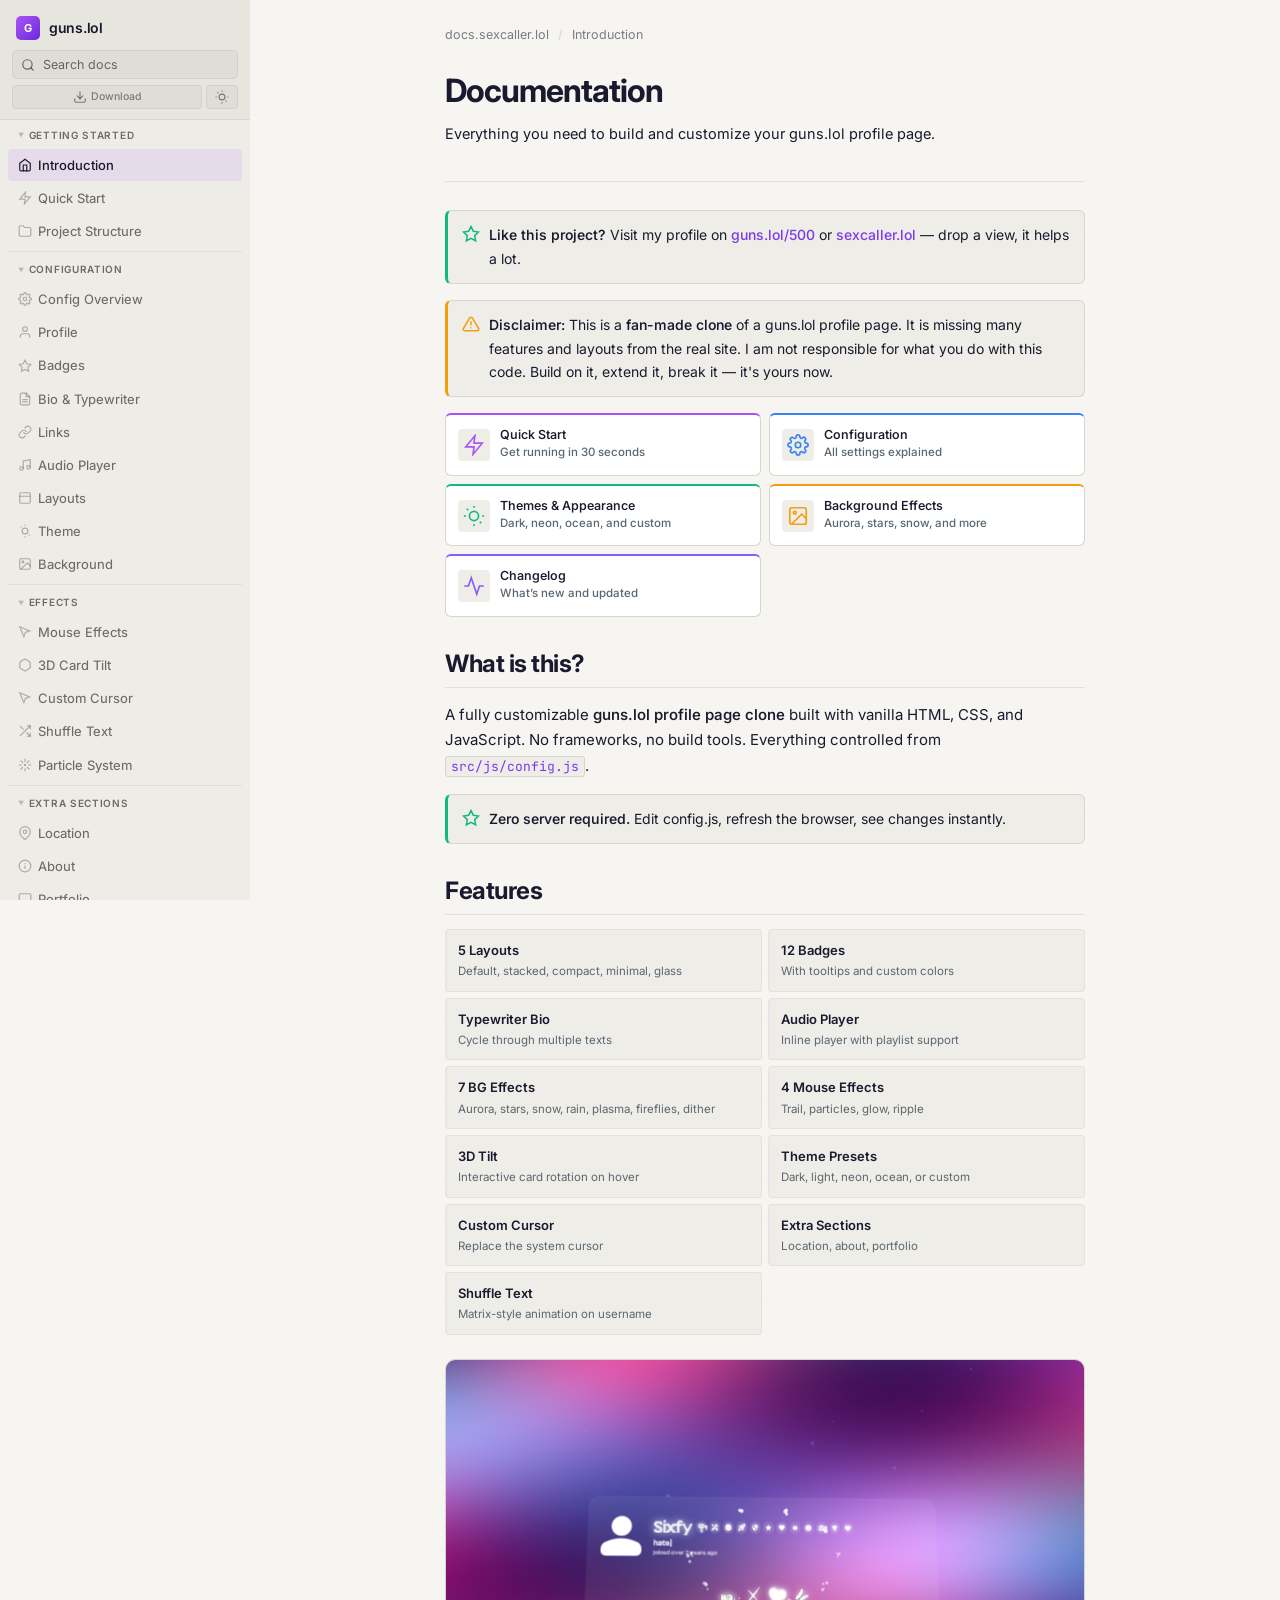
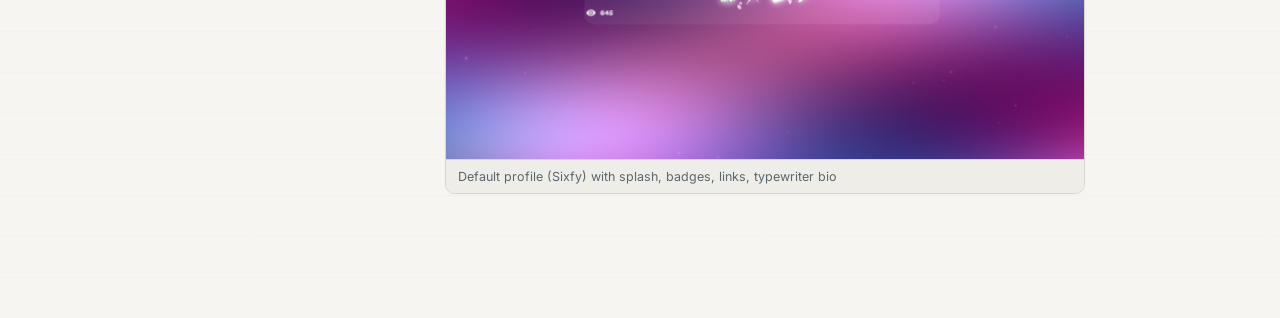
<file: docs/index.html>
<!DOCTYPE html>
<html lang="en">
<head>
<meta charset="utf-8">
<meta name="viewport" content="width=device-width, initial-scale=1">
<title>guns.lol docs</title>
<link rel="icon" type="image/x-icon" href="../src/assets/favicon.ico">
<link rel="stylesheet" href="css/doc.css">
<link rel="preconnect" href="https://fonts.googleapis.com">
<link rel="preconnect" href="https://fonts.gstatic.com" crossorigin>
<link href="https://fonts.googleapis.com/css2?family=Inter:opsz,wght@14..32,400;14..32,450;14..32,500;14..32,600;14..32,700&family=JetBrains+Mono:wght@400;500&display=swap" rel="stylesheet">
</head>
<body>

<button class="sidebar-toggle" id="sidebarToggle" aria-label="Toggle navigation">
  <svg width="18" height="18" viewBox="0 0 24 24" fill="none" stroke="currentColor" stroke-width="2" stroke-linecap="round"><line x1="3" y1="6" x2="21" y2="6"/><line x1="3" y1="12" x2="21" y2="12"/><line x1="3" y1="18" x2="21" y2="18"/></svg>
</button>

<aside class="sidebar" id="sidebar" role="navigation">
  <div class="sidebar-header">
    <a href="#" class="sidebar-brand" onclick="showSection('introduction');return false">
      <span class="logo-mark">G</span>
      <span class="logo-text">guns.lol</span>
    </a>
    <div class="sidebar-search">
      <svg class="search-icon" width="14" height="14" viewBox="0 0 24 24" fill="none" stroke="currentColor" stroke-width="2" stroke-linecap="round"><circle cx="11" cy="11" r="8"/><line x1="21" y1="21" x2="16.65" y2="16.65"/></svg>
      <input type="text" id="searchInput" placeholder="Search docs">
    </div>
    <div class="sidebar-actions">
      <a href="https://github.com/6sfy/guns.lol/archive/refs/heads/main.zip" class="sa-btn" title="Download ZIP" target="_blank">
        <svg width="14" height="14" viewBox="0 0 24 24" fill="none" stroke="currentColor" stroke-width="2" stroke-linecap="round"><path d="M21 15v4a2 2 0 0 1-2 2H5a2 2 0 0 1-2-2v-4"/><polyline points="7 10 12 15 17 10"/><line x1="12" y1="15" x2="12" y2="3"/></svg>
        <span>Download</span>
      </a>
      <button class="sa-btn theme-btn" id="themeToggle" title="Toggle theme">
        <svg class="sun-icon" width="14" height="14" viewBox="0 0 24 24" fill="none" stroke="currentColor" stroke-width="2"><circle cx="12" cy="12" r="5"/><line x1="12" y1="1" x2="12" y2="3"/><line x1="12" y1="21" x2="12" y2="23"/><line x1="4.22" y1="4.22" x2="5.64" y2="5.64"/><line x1="18.36" y1="18.36" x2="19.78" y2="19.78"/><line x1="1" y1="12" x2="3" y2="12"/><line x1="21" y1="12" x2="23" y2="12"/></svg>
        <svg class="moon-icon" width="14" height="14" viewBox="0 0 24 24" fill="none" stroke="currentColor" stroke-width="2" stroke-linecap="round"><path d="M21 12.79A9 9 0 1 1 11.21 3 7 7 0 0 0 21 12.79z"/></svg>
      </button>
    </div>
  </div>
  <nav class="sidebar-nav">
    <div class="nav-group">
      <div class="nav-group-title"><span class="arrow">&#9660;</span> Getting Started</div>
      <ul class="nav-items">
        <li class="nav-item"><a data-target="introduction"><svg class="ni" width="14" height="14" viewBox="0 0 24 24" fill="none" stroke="currentColor" stroke-width="2" stroke-linecap="round"><path d="M3 9l9-7 9 7v11a2 2 0 0 1-2 2H5a2 2 0 0 1-2-2z"/><polyline points="9 22 9 12 15 12 15 22"/></svg>Introduction</a></li>
        <li class="nav-item"><a data-target="quickstart"><svg class="ni" width="14" height="14" viewBox="0 0 24 24" fill="none" stroke="currentColor" stroke-width="2" stroke-linecap="round"><polygon points="13 2 3 14 12 14 11 22 21 10 12 10 13 2"/></svg>Quick Start</a></li>
        <li class="nav-item"><a data-target="project-structure"><svg class="ni" width="14" height="14" viewBox="0 0 24 24" fill="none" stroke="currentColor" stroke-width="2" stroke-linecap="round"><path d="M22 19a2 2 0 0 1-2 2H4a2 2 0 0 1-2-2V5a2 2 0 0 1 2-2h5l2 3h9a2 2 0 0 1 2 2z"/></svg>Project Structure</a></li>
      </ul>
    </div>
    <div class="nav-group">
      <div class="nav-group-title"><span class="arrow">&#9660;</span> Configuration</div>
      <ul class="nav-items">
        <li class="nav-item"><a data-target="config-overview"><svg class="ni" width="14" height="14" viewBox="0 0 24 24" fill="none" stroke="currentColor" stroke-width="2" stroke-linecap="round"><circle cx="12" cy="12" r="3"/><path d="M19.4 15a1.65 1.65 0 0 0 .33 1.82l.06.06a2 2 0 0 1-2.83 2.83l-.06-.06a1.65 1.65 0 0 0-1.82-.33 1.65 1.65 0 0 0-1 1.51V21a2 2 0 0 1-4 0v-.09A1.65 1.65 0 0 0 9 19.4a1.65 1.65 0 0 0-1.82.33l-.06.06a2 2 0 0 1-2.83-2.83l.06-.06A1.65 1.65 0 0 0 4.68 15a1.65 1.65 0 0 0-1.51-1H3a2 2 0 0 1 0-4h.09A1.65 1.65 0 0 0 4.6 9a1.65 1.65 0 0 0-.33-1.82l-.06-.06a2 2 0 0 1 2.83-2.83l.06.06A1.65 1.65 0 0 0 9 4.68a1.65 1.65 0 0 0 1-1.51V3a2 2 0 0 1 4 0v.09a1.65 1.65 0 0 0 1 1.51 1.65 1.65 0 0 0 1.82-.33l.06-.06a2 2 0 0 1 2.83 2.83l-.06.06A1.65 1.65 0 0 0 19.4 9a1.65 1.65 0 0 0 1.51 1H21a2 2 0 0 1 0 4h-.09a1.65 1.65 0 0 0-1.51 1z"/></svg>Config Overview</a></li>
        <li class="nav-item"><a data-target="config-profile"><svg class="ni" width="14" height="14" viewBox="0 0 24 24" fill="none" stroke="currentColor" stroke-width="2" stroke-linecap="round"><path d="M20 21v-2a4 4 0 0 0-4-4H8a4 4 0 0 0-4 4v2"/><circle cx="12" cy="7" r="4"/></svg>Profile</a></li>
        <li class="nav-item"><a data-target="config-badges"><svg class="ni" width="14" height="14" viewBox="0 0 24 24" fill="none" stroke="currentColor" stroke-width="2" stroke-linecap="round"><path d="M12 2l3.09 6.26L22 9.27l-5 4.87 1.18 6.88L12 17.77l-6.18 3.25L7 14.14 2 9.27l6.91-1.01L12 2z"/></svg>Badges</a></li>
        <li class="nav-item"><a data-target="config-bio"><svg class="ni" width="14" height="14" viewBox="0 0 24 24" fill="none" stroke="currentColor" stroke-width="2" stroke-linecap="round"><path d="M14 2H6a2 2 0 0 0-2 2v16a2 2 0 0 0 2 2h12a2 2 0 0 0 2-2V8z"/><polyline points="14 2 14 8 20 8"/><line x1="16" y1="13" x2="8" y2="13"/><line x1="16" y1="17" x2="8" y2="17"/></svg>Bio &amp; Typewriter</a></li>
        <li class="nav-item"><a data-target="config-links"><svg class="ni" width="14" height="14" viewBox="0 0 24 24" fill="none" stroke="currentColor" stroke-width="2" stroke-linecap="round"><path d="M10 13a5 5 0 0 0 7.54.54l3-3a5 5 0 0 0-7.07-7.07l-1.72 1.71"/><path d="M14 11a5 5 0 0 0-7.54-.54l-3 3a5 5 0 0 0 7.07 7.07l1.71-1.71"/></svg>Links</a></li>
        <li class="nav-item"><a data-target="config-audio"><svg class="ni" width="14" height="14" viewBox="0 0 24 24" fill="none" stroke="currentColor" stroke-width="2" stroke-linecap="round"><path d="M9 18V5l12-2v13"/><circle cx="6" cy="18" r="3"/><circle cx="18" cy="16" r="3"/></svg>Audio Player</a></li>
        <li class="nav-item"><a data-target="config-layout"><svg class="ni" width="14" height="14" viewBox="0 0 24 24" fill="none" stroke="currentColor" stroke-width="2" stroke-linecap="round"><rect x="3" y="3" width="18" height="18" rx="2"/><line x1="3" y1="9" x2="21" y2="9"/></svg>Layouts</a></li>
        <li class="nav-item"><a data-target="config-theme"><svg class="ni" width="14" height="14" viewBox="0 0 24 24" fill="none" stroke="currentColor" stroke-width="2"><circle cx="12" cy="12" r="5"/><line x1="12" y1="1" x2="12" y2="3"/><line x1="12" y1="21" x2="12" y2="23"/><line x1="4.22" y1="4.22" x2="5.64" y2="5.64"/><line x1="18.36" y1="18.36" x2="19.78" y2="19.78"/></svg>Theme</a></li>
        <li class="nav-item"><a data-target="config-background"><svg class="ni" width="14" height="14" viewBox="0 0 24 24" fill="none" stroke="currentColor" stroke-width="2" stroke-linecap="round"><rect x="3" y="3" width="18" height="18" rx="2"/><circle cx="8.5" cy="8.5" r="1.5"/><polyline points="21 15 16 10 5 21"/></svg>Background</a></li>
      </ul>
    </div>
    <div class="nav-group">
      <div class="nav-group-title"><span class="arrow">&#9660;</span> Effects</div>
      <ul class="nav-items">
        <li class="nav-item"><a data-target="effect-mouse"><svg class="ni" width="14" height="14" viewBox="0 0 24 24" fill="none" stroke="currentColor" stroke-width="2" stroke-linecap="round"><path d="M3 3l7.07 16.97 2.51-7.39 7.39-2.51L3 3z"/></svg>Mouse Effects</a></li>
        <li class="nav-item"><a data-target="effect-card3d"><svg class="ni" width="14" height="14" viewBox="0 0 24 24" fill="none" stroke="currentColor" stroke-width="2" stroke-linecap="round"><path d="M21 16V8a2 2 0 0 0-1-1.73l-7-4a2 2 0 0 0-2 0l-7 4A2 2 0 0 0 3 8v8a2 2 0 0 0 1 1.73l7 4a2 2 0 0 0 2 0l7-4A2 2 0 0 0 21 16z"/></svg>3D Card Tilt</a></li>
        <li class="nav-item"><a data-target="effect-cursor"><svg class="ni" width="14" height="14" viewBox="0 0 24 24" fill="none" stroke="currentColor" stroke-width="2" stroke-linecap="round"><path d="M3 3l7.07 16.97 2.51-7.39 7.39-2.51L3 3z"/></svg>Custom Cursor</a></li>
        <li class="nav-item"><a data-target="effect-shuffle"><svg class="ni" width="14" height="14" viewBox="0 0 24 24" fill="none" stroke="currentColor" stroke-width="2" stroke-linecap="round"><polyline points="16 3 21 3 21 8"/><line x1="4" y1="20" x2="21" y2="3"/><polyline points="21 16 21 21 16 21"/><line x1="15" y1="15" x2="21" y2="21"/><line x1="4" y1="4" x2="9" y2="9"/></svg>Shuffle Text</a></li>
        <li class="nav-item"><a data-target="effect-particles"><svg class="ni" width="14" height="14" viewBox="0 0 24 24" fill="none" stroke="currentColor" stroke-width="2" stroke-linecap="round"><circle cx="12" cy="12" r="1"/><path d="M12 2v4m0 12v4m-10-10h4m12 0h4M4.93 4.93l2.83 2.83m8.48 8.48l2.83 2.83M4.93 19.07l2.83-2.83m8.48-8.48l2.83-2.83"/></svg>Particle System</a></li>
      </ul>
    </div>
    <div class="nav-group">
      <div class="nav-group-title"><span class="arrow">&#9660;</span> Extra Sections</div>
      <ul class="nav-items">
        <li class="nav-item"><a data-target="extra-location"><svg class="ni" width="14" height="14" viewBox="0 0 24 24" fill="none" stroke="currentColor" stroke-width="2" stroke-linecap="round"><path d="M21 10c0 7-9 13-9 13s-9-6-9-13a9 9 0 0 1 18 0z"/><circle cx="12" cy="10" r="3"/></svg>Location</a></li>
        <li class="nav-item"><a data-target="extra-about"><svg class="ni" width="14" height="14" viewBox="0 0 24 24" fill="none" stroke="currentColor" stroke-width="2" stroke-linecap="round"><circle cx="12" cy="12" r="10"/><line x1="12" y1="16" x2="12" y2="12"/><line x1="12" y1="8" x2="12" y2="8"/></svg>About</a></li>
        <li class="nav-item"><a data-target="extra-portfolio"><svg class="ni" width="14" height="14" viewBox="0 0 24 24" fill="none" stroke="currentColor" stroke-width="2" stroke-linecap="round"><rect x="2" y="3" width="20" height="14" rx="2"/><line x1="8" y1="21" x2="16" y2="21"/><line x1="12" y1="17" x2="12" y2="21"/></svg>Portfolio</a></li>
      </ul>
    </div>
    <div class="nav-group">
      <div class="nav-group-title"><span class="arrow">&#9660;</span> Reference</div>
      <ul class="nav-items">
        <li class="nav-item"><a data-target="example-complete"><svg class="ni" width="14" height="14" viewBox="0 0 24 24" fill="none" stroke="currentColor" stroke-width="2" stroke-linecap="round"><polyline points="16 18 22 12 16 6"/><polyline points="8 6 2 12 8 18"/></svg>Complete Config</a></li>
        <li class="nav-item"><a data-target="troubleshooting"><svg class="ni" width="14" height="14" viewBox="0 0 24 24" fill="none" stroke="currentColor" stroke-width="2" stroke-linecap="round"><circle cx="12" cy="12" r="10"/><line x1="12" y1="8" x2="12" y2="12"/><line x1="12" y1="16" x2="12" y2="16"/></svg>Troubleshooting</a></li>
        <li class="nav-item"><a data-target="changelog"><svg class="ni" width="14" height="14" viewBox="0 0 24 24" fill="none" stroke="currentColor" stroke-width="2" stroke-linecap="round"><polyline points="22 12 18 12 15 21 9 3 6 12 2 12"/></svg>Changelog</a></li>
      </ul>
    </div>
  </nav>
</aside>

<div class="main" role="main">
  <div class="doc-bar"><a href="https://docs.sexcaller.lol" target="_blank">docs.sexcaller.lol</a> <span class="doc-bar-sep">/</span> <span id="docBarCurrent">Docs</span></div>
  <div class="content" id="mainContent">

    <section id="introduction" class="doc-section">
<div class="section-hero">
  <h1>Documentation</h1>
  <p class="hero-desc">Everything you need to build and customize your guns.lol profile page.</p>
</div>

<div class="callout tip">
  <svg width="18" height="18" viewBox="0 0 24 24" fill="none" stroke="currentColor" stroke-width="2" stroke-linecap="round"><path d="M12 2l3.09 6.26L22 9.27l-5 4.87 1.18 6.88L12 17.77l-6.18 3.25L7 14.14 2 9.27l6.91-1.01L12 2z"/></svg>
  <p><strong>Like this project?</strong> Visit my profile on <a href="https://guns.lol/500" target="_blank">guns.lol/500</a> or <a href="https://sexcaller.lol" target="_blank">sexcaller.lol</a> — drop a view, it helps a lot.</p>
</div>

<div class="callout warn">
  <svg width="18" height="18" viewBox="0 0 24 24" fill="none" stroke="currentColor" stroke-width="2" stroke-linecap="round"><path d="M10.29 3.86L1.82 18a2 2 0 0 0 1.71 3h16.94a2 2 0 0 0 1.71-3L13.71 3.86a2 2 0 0 0-3.42 0z"/><line x1="12" y1="9" x2="12" y2="13"/><line x1="12" y1="17" x2="12" y2="17"/></svg>
  <p><strong>Disclaimer:</strong> This is a <strong>fan-made clone</strong> of a guns.lol profile page. It is missing many features and layouts from the real site. I am not responsible for what you do with this code. Build on it, extend it, break it — it's yours now.</p>
</div>

<div class="nav-cards">
  <a href="#" class="nav-card" onclick="showSection('quickstart');return false" style="--card-color:#A855F7">
    <div class="nc-icon" style="color:#A855F7">
      <svg width="22" height="22" viewBox="0 0 24 24" fill="none" stroke="currentColor" stroke-width="1.8" stroke-linecap="round"><polygon points="13 2 3 14 12 14 11 22 21 10 12 10 13 2"/></svg>
    </div>
    <div class="nc-body">
      <strong>Quick Start</strong>
      <span>Get running in 30 seconds</span>
    </div>
  </a>
  <a href="#" class="nav-card" onclick="showSection('config-overview');return false" style="--card-color:#3B82F6">
    <div class="nc-icon" style="color:#3B82F6">
      <svg width="22" height="22" viewBox="0 0 24 24" fill="none" stroke="currentColor" stroke-width="1.8" stroke-linecap="round"><circle cx="12" cy="12" r="3"/><path d="M19.4 15a1.65 1.65 0 0 0 .33 1.82l.06.06a2 2 0 0 1-2.83 2.83l-.06-.06a1.65 1.65 0 0 0-1.82-.33 1.65 1.65 0 0 0-1 1.51V21a2 2 0 0 1-4 0v-.09A1.65 1.65 0 0 0 9 19.4a1.65 1.65 0 0 0-1.82.33l-.06.06a2 2 0 0 1-2.83-2.83l.06-.06A1.65 1.65 0 0 0 4.68 15a1.65 1.65 0 0 0-1.51-1H3a2 2 0 0 1 0-4h.09A1.65 1.65 0 0 0 4.6 9a1.65 1.65 0 0 0-.33-1.82l-.06-.06a2 2 0 0 1 2.83-2.83l.06.06A1.65 1.65 0 0 0 9 4.68a1.65 1.65 0 0 0 1-1.51V3a2 2 0 0 1 4 0v.09a1.65 1.65 0 0 0 1 1.51 1.65 1.65 0 0 0 1.82-.33l.06-.06a2 2 0 0 1 2.83 2.83l-.06.06A1.65 1.65 0 0 0 19.4 9a1.65 1.65 0 0 0 1.51 1H21a2 2 0 0 1 0 4h-.09a1.65 1.65 0 0 0-1.51 1z"/></svg>
    </div>
    <div class="nc-body">
      <strong>Configuration</strong>
      <span>All settings explained</span>
    </div>
  </a>
  <a href="#" class="nav-card" onclick="showSection('config-theme');return false" style="--card-color:#10B981">
    <div class="nc-icon" style="color:#10B981">
      <svg width="22" height="22" viewBox="0 0 24 24" fill="none" stroke="currentColor" stroke-width="1.8"><circle cx="12" cy="12" r="5"/><line x1="12" y1="1" x2="12" y2="3"/><line x1="12" y1="21" x2="12" y2="23"/><line x1="4.22" y1="4.22" x2="5.64" y2="5.64"/><line x1="18.36" y1="18.36" x2="19.78" y2="19.78"/><line x1="1" y1="12" x2="3" y2="12"/><line x1="21" y1="12" x2="23" y2="12"/></svg>
    </div>
    <div class="nc-body">
      <strong>Themes &amp; Appearance</strong>
      <span>Dark, neon, ocean, and custom</span>
    </div>
  </a>
  <a href="#" class="nav-card" onclick="showSection('config-background');return false" style="--card-color:#F59E0B">
    <div class="nc-icon" style="color:#F59E0B">
      <svg width="22" height="22" viewBox="0 0 24 24" fill="none" stroke="currentColor" stroke-width="1.8" stroke-linecap="round"><rect x="3" y="3" width="18" height="18" rx="2"/><circle cx="8.5" cy="8.5" r="1.5"/><polyline points="21 15 16 10 5 21"/></svg>
    </div>
    <div class="nc-body">
      <strong>Background Effects</strong>
      <span>Aurora, stars, snow, and more</span>
    </div>
  </a>
  <a href="#" class="nav-card" onclick="showSection('changelog');return false" style="--card-color:#8B5CF6">
    <div class="nc-icon" style="color:#8B5CF6">
      <svg width="22" height="22" viewBox="0 0 24 24" fill="none" stroke="currentColor" stroke-width="1.8" stroke-linecap="round"><polyline points="22 12 18 12 15 21 9 3 6 12 2 12"/></svg>
    </div>
    <div class="nc-body">
      <strong>Changelog</strong>
      <span>What&rsquo;s new and updated</span>
    </div>
  </a>
</div>

<h2>What is this?</h2>
<p>A fully customizable <strong>guns.lol profile page clone</strong> built with vanilla HTML, CSS, and JavaScript. No frameworks, no build tools. Everything controlled from <code>src/js/config.js</code>.</p>

<div class="callout tip">
  <svg width="18" height="18" viewBox="0 0 24 24" fill="none" stroke="currentColor" stroke-width="2" stroke-linecap="round"><path d="M12 2l3.09 6.26L22 9.27l-5 4.87 1.18 6.88L12 17.77l-6.18 3.25L7 14.14 2 9.27l6.91-1.01L12 2z"/></svg>
  <p><strong>Zero server required.</strong> Edit config.js, refresh the browser, see changes instantly.</p>
</div>

<h2>Features</h2>
<div class="feature-grid">
  <div class="feature-item">
    <strong>5 Layouts</strong>
    <span>Default, stacked, compact, minimal, glass</span>
  </div>
  <div class="feature-item">
    <strong>12 Badges</strong>
    <span>With tooltips and custom colors</span>
  </div>
  <div class="feature-item">
    <strong>Typewriter Bio</strong>
    <span>Cycle through multiple texts</span>
  </div>
  <div class="feature-item">
    <strong>Audio Player</strong>
    <span>Inline player with playlist support</span>
  </div>
  <div class="feature-item">
    <strong>7 BG Effects</strong>
    <span>Aurora, stars, snow, rain, plasma, fireflies, dither</span>
  </div>
  <div class="feature-item">
    <strong>4 Mouse Effects</strong>
    <span>Trail, particles, glow, ripple</span>
  </div>
  <div class="feature-item">
    <strong>3D Tilt</strong>
    <span>Interactive card rotation on hover</span>
  </div>
  <div class="feature-item">
    <strong>Theme Presets</strong>
    <span>Dark, light, neon, ocean, or custom</span>
  </div>
  <div class="feature-item">
    <strong>Custom Cursor</strong>
    <span>Replace the system cursor</span>
  </div>
  <div class="feature-item">
    <strong>Extra Sections</strong>
    <span>Location, about, portfolio</span>
  </div>
  <div class="feature-item">
    <strong>Shuffle Text</strong>
    <span>Matrix-style animation on username</span>
  </div>
</div>

<figure class="doc-img">
<img src="screenshots/example.png" alt="Profile example">
<figcaption>Default profile (Sixfy) with splash, badges, links, typewriter bio</figcaption>
</figure>
</section>

<section id="quickstart" class="doc-section">
<div class="section-hero">
  <div class="hero-badge">Getting Started</div>
  <h1>Quick Start</h1>
  <p class="hero-desc">From zero to a fully customized profile in under two minutes.</p>
</div>

<div class="callout info">
  <svg width="18" height="18" viewBox="0 0 24 24" fill="none" stroke="currentColor" stroke-width="2" stroke-linecap="round"><circle cx="12" cy="12" r="10"/><line x1="12" y1="16" x2="12" y2="12"/><line x1="12" y1="8" x2="12" y2="8"/></svg>
  <p>No build step, no npm install, no server required. Edit a config file, refresh the browser, see changes instantly.</p>
</div>

<h3>1. Get the project</h3>
<p>Clone or download the repository. The project is a flat file structure — no framework, no bundler.</p>
<div class="code-block" data-lang="sh"><pre><code>git clone https://github.com/6sfy/guns.lol.git
cd guns.lol</code></pre></div>

<h3>2. Open the config file</h3>
<p>All configuration lives in <code>src/js/config.js</code>. Open it in any text editor.</p>

<h3>3. Set your identity</h3>
<p>Change the display name and user ID to your own.</p>
<div class="code-block" data-lang="js"><pre><code>const CONFIG = {
  username: "YourName",
  uid: "12,345",
  joinedDate: "Joined 3 months ago",
  // ...
};</code></pre></div>

<h3>4. Add badges</h3>
<p>Badges appear beneath your avatar. Just use the icon key — color and name are automatic.</p>
<div class="code-block" data-lang="js"><pre><code>badges: ["verified", "premium"],</code></pre></div>

<h3>5. Add links</h3>
<p>Each link gets an icon image and a shadow color.</p>
<div class="code-block" data-lang="js"><pre><code>links: [
  { url: "https://github.com/YourName", icon: "src/assets/icons/icon.png", color: "#ffffff" },
],</code></pre></div>

<h3>6. Choose a layout and theme</h3>
<div class="code-block" data-lang="js"><pre><code>layout: { type: "glass", containerWidth: "44rem" },
theme: { preset: "dark" },</code></pre></div>

<h3>7. Open in browser</h3>
<p>Open <code>index.html</code> in your browser (double-click or drag into a browser window).</p>
<p>If you're already editing, just hit <strong>Ctrl+R</strong> / <strong>Cmd+R</strong> to see changes.</p>

<div class="callout tip">
  <svg width="18" height="18" viewBox="0 0 24 24" fill="none" stroke="currentColor" stroke-width="2" stroke-linecap="round"><path d="M12 2l3.09 6.26L22 9.27l-5 4.87 1.18 6.88L12 17.77l-6.18 3.25L7 14.14 2 9.27l6.91-1.01L12 2z"/></svg>
  <p><strong>Pro tip:</strong> Use a live-reload server like <code>bunx serve</code> or VS Code's Live Server extension for instant refresh on save.</p>
</div>

<h3>Minimal working config</h3>
<p>This is the smallest config that produces a working profile page.</p>
<div class="code-block" data-lang="js"><pre><code>const CONFIG = {
  username: "YourName",
  uid: "12,345",
  splash: { text: "hello", fontSize: "34px" },
  avatar: { type: "icon" },
  bio: { typewriter: false, staticBio: "Just vibing." },
  joinedDate: "Joined 3 months ago",
  badges: [],
  links: [],
  views: 0,
  layout: { type: "default", containerWidth: "44rem" },
  theme: { preset: "dark" },
  background: { color: "#000000", effects: {} },
};</code></pre></div>
</section>

<section id="project-structure" class="doc-section">
<div class="section-hero">
  <div class="hero-badge">Getting Started</div>
  <h1>Project Structure</h1>
  <p class="hero-desc">How the project is organized and how it works.</p>
</div>

<div class="code-block" data-lang="text"><pre><code>guns.lol/
&#x251C;&#x2500;&#x2500; index.html              # Entry point — open this in your browser
&#x251C;&#x2500;&#x2500; src/
&#x2502;   &#x251C;&#x2500;&#x2500; js/
&#x2502;   &#x2502;   &#x251C;&#x2500;&#x2500; config.js   # &#x2605; Your configuration file
&#x2502;   &#x2502;   &#x2514;&#x2500;&#x2500; main.js     # Application logic and rendering
&#x2502;   &#x251C;&#x2500;&#x2500; css/
&#x2502;   &#x2502;   &#x2514;&#x2500;&#x2500; style.css   # Profile page styles
&#x2502;   &#x2514;&#x2500;&#x2500; assets/     # Images, icons, cursors, fonts
&#x2502;       &#x251C;&#x2500;&#x2500; avatar/
&#x2502;       &#x251C;&#x2500;&#x2500; cursor/
&#x2502;       &#x2514;&#x2500;&#x2500; icons/
&#x2514;&#x2500;&#x2500; docs/                    # Documentation site (you are here)</code></pre></div>

<h2>How it works</h2>
<ol>
<li><code>index.html</code> loads <code>config.js</code> first, which defines the <code>CONFIG</code> object globally</li>
<li><code>main.js</code> reads <code>CONFIG</code>, generates CSS custom properties, builds the HTML structure, and initializes effects</li>
<li>All rendering is <strong>purely client-side</strong> — no server, no API, no database</li>
<li>Edit <code>config.js</code>, refresh the browser, see changes instantly</li>
</ol>

<div class="callout warn">
  <svg width="18" height="18" viewBox="0 0 24 24" fill="none" stroke="currentColor" stroke-width="2" stroke-linecap="round"><path d="M10.29 3.86L1.82 18a2 2 0 0 0 1.71 3h16.94a2 2 0 0 0 1.71-3L13.71 3.86a2 2 0 0 0-3.42 0z"/><line x1="12" y1="9" x2="12" y2="13"/><line x1="12" y1="17" x2="12" y2="17"/></svg>
  <p><strong>Important:</strong> <code>config.js</code> must load <em>before</em> <code>main.js</code> in the HTML. The default file already handles this correctly.</p>
</div>
</section>

<section id="config-overview" class="doc-section">
<div class="section-hero">
  <div class="hero-badge">Reference</div>
  <h1>Configuration Overview</h1>
  <p class="hero-desc">Every top-level property in the <code>CONFIG</code> object at a glance.</p>
</div>

<p>The entire profile is controlled by a single <code>CONFIG</code> object in <code>src/js/config.js</code>. Every feature is optional — leave fields at their default, set values to <code>false</code>, or use empty arrays to disable anything.</p>

<p>Here is the actual <code>config.js</code> with all default values — use it as your starting template:</p>

<div class="code-block" data-lang="js"><pre><code>const CONFIG = {
  username: "Sixfy",
  uid: "20,028",
  splash: { text: "guns.lol", fontSize: "34px", fontFamily: "", fontWeight: "500", color: "" },
  avatar: { type: "icon" },
  bio: { typewriter: true, texts: ["love", "sex", "hate", "disgust"], staticBio: "disgust", typeSpeed: 80, deleteSpeed: 50, pauseDuration: 2000 },
  joinedDate: "Joined over 2 years ago",
  badges: ["premium"],
  links: [{ url: "https://example.com", icon: "src/assets/icons/icon.png", color: "#ffffff" }],
  views: 644,
  audio: { src: "", title: "Another One", artist: "DJ Khaled", autoplay: true, loop: true, volume: 0.3, showControls: false, playlist: [] },
  volumeControl: { enabled: false, position: "top-left" },
  progressBar: { height: 3, radius: 15, color: "#ffffff", bgColor: "rgba(255,255,255,0.3)", thumbSize: 10, gradient: [] },
  cursor: { enabled: true, src: "src/assets/cursor/cursor.png", hotspotX: 16, hotspotY: 16 },
  mouseEffect: { enabled: true, variant: "particles", color: "#ffffff" },
  card3d: { enabled: true, intensity: 8, perspective: 1000 },
  fonts: { enabled: true, families: ["Array", "Onest"], importUrl: "" },
  shuffleText: { enabled: false, text: "SIXFY", fontFamily: "Press Start 2P", fontSize: "4rem" },
  layout: { type: "glass", containerWidth: "44rem", containerPadding: "26px", containerRadius: "20px" },
  location: { enabled: false, text: "guns.lol HQ", timezone: "Europe/Berlin" },
  about: { enabled: false, text: "Hi. I own guns.lol." },
  portfolio: { enabled: false, skills: ["Python", "JavaScript"], projects: [{ name: "guns.lol", description: "Create feature-rich, customizable and modern link-in-bio pages.", url: "https://guns.lol" }] },
  theme: { preset: "", textColor: "#ffffff", backgroundColor: "#000000", glowColor: "#ffffff", usernameEffects: "", containerColor: "rgba(255,255,255,0)", containerBlur: "0px", containerBorderWidth: "2px", containerBorderColor: "rgba(200,130,255,0.5)", selectionBg: "#ffffff", selectionColor: "#000000", buttonBg: "rgba(255,255,255,0.22)", buttonBgHover: "rgba(255,255,255,0.32)", buttonBorder: "2px solid rgba(255,255,255,0.12)", buttonRadius: "12px", volumeBg: "rgba(255,255,255,0.2)", volumeBorder: "2px solid rgba(255,255,255,0.05)" },
  background: { src: "", color: "#000000", effects: { aurora: true, dither: false, plasma: false, snow: false, rain: false, stars: true, fireflies: false } },
};</code></pre></div>

<h2>Top-level properties</h2>
<div class="table-wrap">
<table>
<thead>
<tr><th>Property</th><th>Type</th><th>Default</th><th>Description</th></tr>
</thead>
<tbody>
<tr><td><code>username</code></td><td>string</td><td><code>"Sixfy"</code></td><td>Display name at the top</td></tr>
<tr><td><code>uid</code></td><td>string</td><td><code>"20,028"</code></td><td>User ID in hover tooltip</td></tr>
<tr><td><code>splash</code></td><td>object</td><td>—</td><td>Overlay text and styling</td></tr>
<tr><td><code>avatar</code></td><td>object</td><td>—</td><td>Icon or image avatar</td></tr>
<tr><td><code>bio</code></td><td>object</td><td>—</td><td>Static or typewriter bio</td></tr>
<tr><td><code>joinedDate</code></td><td>string</td><td><code>"Joined over 2 years ago"</code></td><td>Join date text</td></tr>
<tr><td><code>badges</code></td><td>array</td><td><code>[]</code></td><td>Badge icon definitions</td></tr>
<tr><td><code>links</code></td><td>array</td><td><code>[]</code></td><td>Social/URL link buttons</td></tr>
<tr><td><code>views</code></td><td>number</td><td><code>644</code></td><td>Initial view count display</td></tr>
<tr><td><code>audio</code></td><td>object</td><td>—</td><td>Audio player settings</td></tr>
<tr><td><code>volumeControl</code></td><td>object</td><td>—</td><td>Floating volume slider</td></tr>
<tr><td><code>progressBar</code></td><td>object</td><td>—</td><td>Audio seek bar style</td></tr>
<tr><td><code>cursor</code></td><td>object</td><td>—</td><td>Custom cursor image</td></tr>
<tr><td><code>mouseEffect</code></td><td>object</td><td>—</td><td>Mouse trail / particles / glow / ripple</td></tr>
<tr><td><code>card3d</code></td><td>object</td><td>—</td><td>3D perspective tilt on hover</td></tr>
<tr><td><code>fonts</code></td><td>object</td><td>—</td><td>Custom font families</td></tr>
<tr><td><code>shuffleText</code></td><td>object</td><td>—</td><td>Matrix-style text scramble</td></tr>
<tr><td><code>layout</code></td><td>object</td><td>—</td><td>Layout preset and dimensions</td></tr>
<tr><td><code>location</code></td><td>object</td><td>—</td><td>Location pin with live clock</td></tr>
<tr><td><code>about</code></td><td>object</td><td>—</td><td>Personal text section</td></tr>
<tr><td><code>portfolio</code></td><td>object</td><td>—</td><td>Skills and projects showcase</td></tr>
<tr><td><code>theme</code></td><td>object</td><td>—</td><td>Colors, fonts, button styles</td></tr>
<tr><td><code>background</code></td><td>object</td><td>—</td><td>Color, image, canvas effects</td></tr>
</tbody>
</table>
</div>
</section>

<section id="config-profile" class="doc-section">
<div class="section-hero">
  <div class="hero-badge">Configuration</div>
  <h1>Profile</h1>
  <p class="hero-desc">Your display name, avatar, splash overlay, and join date.</p>
</div>

<p>These fields control the identity section at the top of your profile — the username, avatar, splash text overlay, and join date stamp.</p>

<h2>Fields</h2>
<div class="table-wrap">
<table>
<thead>
<tr><th>Field</th><th>Type</th><th>Default</th><th>Description</th></tr>
</thead>
<tbody>
<tr><td><code>username</code></td><td>string</td><td><code>"Sixfy"</code></td><td>Display name shown at the top of the profile</td></tr>
<tr><td><code>uid</code></td><td>string</td><td><code>"20,028"</code></td><td>User ID displayed in hover tooltip</td></tr>
<tr><td><code>joinedDate</code></td><td>string</td><td><code>"Joined over 2 years ago"</code></td><td>Join date stamp shown below badges. Set to empty string to hide.</td></tr>
<tr><td><code>splash</code></td><td>object</td><td>—</td><td>Text overlay displayed across the profile</td></tr>
<tr><td><code>avatar</code></td><td>object</td><td>—</td><td>Avatar type and source</td></tr>
</tbody>
</table>
</div>

<h3>Splash</h3>
<div class="table-wrap">
<table>
<thead>
<tr><th>Field</th><th>Type</th><th>Default</th><th>Description</th></tr>
</thead>
<tbody>
<tr><td><code>text</code></td><td>string</td><td><code>""</code></td><td>Overlay text. Empty string hides it.</td></tr>
<tr><td><code>fontSize</code></td><td>string</td><td><code>"34px"</code></td><td>CSS font size value</td></tr>
<tr><td><code>fontFamily</code></td><td>string</td><td><code>""</code></td><td>CSS font family. Empty = inherits profile font.</td></tr>
<tr><td><code>fontWeight</code></td><td>string</td><td><code>"500"</code></td><td>CSS font weight</td></tr>
<tr><td><code>color</code></td><td>string</td><td><code>""</code></td><td>Text color. Empty = inherits theme text color.</td></tr>
</tbody>
</table>
</div>

<div class="code-block" data-lang="js"><pre><code>splash: {
  text: "guns.lol",
  fontSize: "34px",
  fontFamily: "",
  fontWeight: "500",
  color: "",
},</code></pre></div>

<h3>Avatar</h3>
<div class="table-wrap">
<table>
<thead>
<tr><th>Field</th><th>Type</th><th>Default</th><th>Description</th></tr>
</thead>
<tbody>
<tr><td><code>type</code></td><td>string</td><td><code>"icon"</code></td><td><code>"icon"</code> uses a generated icon. <code>"image"</code> uses a custom image.</td></tr>
<tr><td><code>src</code></td><td>string</td><td><code>""</code></td><td>Required when <code>type: "image"</code>. Path to the avatar image.</td></tr>
</tbody>
</table>
</div>

<div class="code-block" data-lang="js"><pre><code>// Icon mode (default)
avatar: { type: "icon" },

// Custom image mode
avatar: { type: "image", src: "src/assets/avatar/example.png" },</code></pre></div>

<h3>Joined Date</h3>
<p>A simple text string. Set to empty to hide the element entirely.</p>
<div class="code-block" data-lang="js"><pre><code>joinedDate: "Joined over 2 years ago",</code></pre></div>
</section>

<section id="config-badges" class="doc-section">
<div class="section-hero">
  <div class="hero-badge">Configuration</div>
  <h1>Badges</h1>
  <p class="hero-desc">12 built-in badge icons with tooltips and custom colors.</p>
</div>

<p>Badges appear in a row beneath your avatar. Each badge shows an icon with a color tint and displays the badge name in a tooltip on hover.</p>

<h2>Badge fields</h2>
<div class="table-wrap">
<table>
<thead>
<tr><th>Field</th><th>Type</th><th>Default</th><th>Description</th></tr>
</thead>
<tbody>
<tr><td><code>name</code></td><td>string</td><td>auto</td><td>Displayed on hover. Auto-derived from icon key if omitted.</td></tr>
<tr><td><code>icon</code></td><td>string</td><td>—</td><td>Key from the <code>BADGE_SVGS</code> map (see below)</td></tr>
<tr><td><code>color</code></td><td>string</td><td>auto</td><td>Auto-pulled from <code>BADGE_DEFAULT_COLORS</code> by name. Override with any CSS color.</td></tr>
<tr><td><code>monochrome</code></td><td>boolean</td><td><code>false</code></td><td>If <code>true</code>, forces white icon with white glow regardless of <code>color</code></td></tr>
</tbody>
</table>
</div>

<p>You can use just the icon key as a string — <code>name</code> and <code>color</code> are filled automatically:</p>
<div class="code-block" data-lang="js"><pre><code>badges: ["verified", "premium", "booster"],</code></pre></div>
<p>Or use the full object format for custom names/colors:</p>
<div class="code-block" data-lang="js"><pre><code>badges: [
  { name: "Custom Badge", icon: "star", color: "#ff4500" },
],</code></pre></div>

<h3>Available icons</h3>
<div class="badge-grid">
  <div class="badge-demo" style="--badge-color:#a749dd"><span class="bd-icon"><svg xmlns="http://www.w3.org/2000/svg" width="22" height="22" viewBox="23 32 465 448"><path fill="currentColor" d="M396.31 32H264l84.19 112.26L396.31 32zm-280.62 0l48.12 112.26L248 32H115.69zM256 74.67L192 160h128l-64-85.33zm166.95-23.61L376.26 160H488L422.95 51.06zm-333.9 0L23 160h112.74L89.05 51.06zM146.68 192H24l222.8 288h.53L146.68 192zm218.64 0L264.67 480h.53L488 192H365.32zm-35.93 0H182.61L256 400l73.39-208z"></path></svg></span><span>premium</span></div>
  <div class="badge-demo" style="--badge-color:#ffd700"><span class="bd-icon"><svg xmlns="http://www.w3.org/2000/svg" width="22" height="22" viewBox="2.3 2 19.39 20"><path fill="currentColor" d="m16.06 13.09l5.63 5.59l-3.32 3.28l-5.59-5.59v-.92l2.36-2.36h.92m.91-2.53L16 9.6l-4.79 4.8v1.97L5.58 22L2.3 18.68l5.59-5.59h1.97l.78-.78L6.8 8.46H5.5L2.69 5.62L5.31 3l2.8 2.8v1.31L12 10.95l2.66-2.66l-.96-1.01L15 5.97h-2.66l-.65-.65L15 2l.66.66v2.66L16.97 4l3.28 3.28c1.09 1.1 1.09 2.89 0 3.98l-1.97-2.01l-1.31 1.31Z"></path></svg></span><span>staff</span></div>
  <div class="badge-demo" style="--badge-color:#f1bf0f"><span class="bd-icon"><svg xmlns="http://www.w3.org/2000/svg" width="22" height="22" viewBox="4 3.41 16 17.59"><path fill="currentColor" d="M19 8h-1.81a5.985 5.985 0 0 0-1.82-1.96l.93-.93a.996.996 0 1 0-1.41-1.41l-1.47 1.47C12.96 5.06 12.49 5 12 5s-.96.06-1.41.17L9.11 3.7A.996.996 0 1 0 7.7 5.11l.92.93C7.88 6.55 7.26 7.22 6.81 8H5c-.55 0-1 .45-1 1s.45 1 1 1h1.09c-.05.33-.09.66-.09 1v1H5c-.55 0-1 .45-1 1s.45 1 1 1h1v1c0 .34.04.67.09 1H5c-.55 0-1 .45-1 1s.45 1 1 1h1.81c1.04 1.79 2.97 3 5.19 3s4.15-1.21 5.19-3H19c.55 0 1-.45 1-1s-.45-1-1-1h-1.09c.05-.33.09-.66.09-1v-1h1c.55 0 1-.45 1-1s-.45-1-1-1h-1v-1c0-.34-.04-.67-.09-1H19c.55 0 1-.45 1-1s-.45-1-1-1m-6 8h-2c-.55 0-1-.45-1-1s.45-1 1-1h2c.55 0 1 .45 1 1s-.45 1-1 1m0-4h-2c-.55 0-1-.45-1-1s.45-1 1-1h2c.55 0 1 .45 1 1s-.45 1-1 1"></path></svg></span><span>bug</span></div>
  <div class="badge-demo" style="--badge-color:#ce9347"><span class="bd-icon"><svg xmlns="http://www.w3.org/2000/svg" width="22" height="22" viewBox="2.18 2.38 19.77 19.77"><path fill="currentColor" d="m2.45 10.575l4.2-4.2q.35-.35.825-.5t.975-.05l1.3.275Q8.4 7.7 7.625 9t-1.5 3.15zm5.125 2.275q.575-1.8 1.563-3.4t2.387-3q2.2-2.2 5.025-3.287t5.275-.663q.425 2.45-.65 5.275T17.9 12.8q-1.375 1.375-3 2.388t-3.425 1.587zm6.9-3q.575.575 1.413.575T17.3 9.85t.575-1.412t-.575-1.413t-1.412-.575t-1.413.575t-.575 1.413t.575 1.412m-.7 12.025l-1.6-3.675q1.85-.725 3.163-1.5t2.912-2.125l.25 1.3q.1.5-.05.988t-.5.837zM4.05 16.05q.875-.875 2.125-.888t2.125.863t.875 2.125t-.875 2.125q-.625.625-2.087 1.075t-4.038.8q.35-2.575.8-4.025T4.05 16.05"></path></svg></span><span>legend</span></div>
  <div class="badge-demo" style="--badge-color:#4fc3f7"><span class="bd-icon"><svg xmlns="http://www.w3.org/2000/svg" width="22" height="22" viewBox="0 0 24 24"><path fill="currentColor" d="M12 1L3 5v6c0 5.55 3.84 10.74 9 12 5.16-1.26 9-6.45 9-12V5l-9-4zm0 10.99h7c-.53 4.12-3.28 7.79-7 8.94V12H5V6.3l7-3.11v8.8z"></path></svg></span><span>shield</span></div>
  <div class="badge-demo" style="--badge-color:#ffd700"><span class="bd-icon"><svg xmlns="http://www.w3.org/2000/svg" width="22" height="22" viewBox="0 0 24 24"><path fill="currentColor" d="M12 17.27L18.18 21l-1.64-7.03L22 9.24l-7.19-.61L12 2 9.19 8.63 2 9.24l5.46 4.73L5.82 21z"></path></svg></span><span>star</span></div>
  <div class="badge-demo" style="--badge-color:#ff6f61"><span class="bd-icon"><svg xmlns="http://www.w3.org/2000/svg" width="22" height="22" viewBox="0 0 24 24"><path fill="currentColor" d="M12 21.35l-1.45-1.32C5.4 15.36 2 12.28 2 8.5 2 5.42 4.42 3 7.5 3c1.74 0 3.41.81 4.5 2.09C13.09 3.81 14.76 3 16.5 3 19.58 3 22 5.42 22 8.5c0 3.78-3.4 6.86-8.55 11.54L12 21.35z"></path></svg></span><span>heart</span></div>
  <div class="badge-demo" style="--badge-color:#ffd700"><span class="bd-icon"><svg xmlns="http://www.w3.org/2000/svg" width="22" height="22" viewBox="0 0 24 24"><path fill="currentColor" d="M19 4l-3.5 5.5L12 4l-3.5 5.5L5 4v14h14V4z"></path></svg></span><span>crown</span></div>
  <div class="badge-demo" style="--badge-color:#6783ff"><span class="bd-icon"><svg xmlns="http://www.w3.org/2000/svg" width="22" height="22" viewBox="0 0 24 24"><path fill="currentColor" d="M23 12l-2.44-2.78l.34-3.68l-3.61-.82l-1.89-3.18L12 3L8.6 1.54L6.71 4.72l-3.61.81l.34 3.68L1 12l2.44 2.78l-.34 3.69l3.61.82l1.89 3.18L12 21l3.4 1.46l1.89-3.18l3.61-.82l-.34-3.68L23 12zm-12.91 6.5l-3.5-3.5l1.41-1.42l2.09 2.09l5.58-5.59L17 11.5l-6.91 7z"></path></svg></span><span>verified</span></div>
  <div class="badge-demo" style="--badge-color:#ff69b4"><span class="bd-icon"><svg xmlns="http://www.w3.org/2000/svg" width="22" height="22" viewBox="0 0 24 24"><path fill="currentColor" d="M20 6h-2.18c.11-.31.18-.65.18-1a2.996 2.996 0 0 0-5.5-1.65l-.5.67l-.5-.68C10.96 2.54 10.05 2 9 2C7.34 2 6 3.34 6 5c0 .35.07.69.18 1H4c-1.11 0-1.99.89-1.99 2L2 19c0 1.11.89 2 2 2h16c1.11 0 2-.89 2-2V8c0-1.11-.89-2-2-2zm-5-2c.55 0 1 .45 1 1s-.45 1-1 1s-1-.45-1-1s.45-1 1-1zM9 4c.55 0 1 .45 1 1s-.45 1-1 1s-1-.45-1-1s.45-1 1-1zm11 15H4v-2h16v2zm0-5H4V8h5.08L7 10.83L8.62 12L11 8.76l1-1.36l1 1.36L15.38 12L17 10.83L14.92 8H20v6z"></path></svg></span><span>gift</span></div>
  <div class="badge-demo" style="--badge-color:#ffd700"><span class="bd-icon"><svg xmlns="http://www.w3.org/2000/svg" width="22" height="22" viewBox="0 0 24 24"><path fill="currentColor" d="M19 5h-2V3H7v2H5c-1.1 0-2 .9-2 2v1c0 2.55 1.92 4.63 4.39 4.94c.63 1.5 1.98 2.63 3.61 2.96V19H7v2h10v-2h-4v-3.1c1.63-.33 2.98-1.46 3.61-2.96C19.08 12.63 21 10.55 21 8V7c0-1.1-.9-2-2-2zM5 8V7h2v3.82C5.84 10.4 5 9.3 5 8zm14 0c0 1.3-.84 2.4-2 2.82V7h2v1z"></path></svg></span><span>trophy</span></div>
  <div class="badge-demo" style="--badge-color:#8fd0ff"><span class="bd-icon"><svg xmlns="http://www.w3.org/2000/svg" width="22" height="22" viewBox="0 0 24 24"><path fill="currentColor" d="M12 21.35l-1.45-1.32C5.4 15.36 2 12.28 2 8.5C2 5.42 4.42 3 7.5 3c1.74 0 3.41.81 4.5 2.09C13.09 3.81 14.76 3 16.5 3C19.58 3 22 5.42 22 8.5c0 3.78-3.4 6.86-8.55 11.54L12 21.35z"></path></svg></span><span>booster</span></div>
</div>

<div class="callout tip">
  <svg width="18" height="18" viewBox="0 0 24 24" fill="none" stroke="currentColor" stroke-width="2" stroke-linecap="round"><path d="M12 2l3.09 6.26L22 9.27l-5 4.87 1.18 6.88L12 17.77l-6.18 3.25L7 14.14 2 9.27l6.91-1.01L12 2z"/></svg>
  <p>The icon keys map to inline SVG paths in <code>BADGE_SVGS</code> defined in <code>config.js</code>. You can add custom icons by extending the map.</p>
</div>
</section>

<section id="config-bio" class="doc-section">
<div class="section-hero">
  <div class="hero-badge">Configuration</div>
  <h1>Bio &amp; Typewriter</h1>
  <p class="hero-desc">A static bio line or an animated typewriter that cycles through multiple texts.</p>
</div>

<p>The bio sits below your badges. Choose between a static text line or an animated typewriter that types, pauses, deletes, and repeats through a list of phrases.</p>

<h2>Fields</h2>
<div class="table-wrap">
<table>
<thead>
<tr><th>Field</th><th>Type</th><th>Default</th><th>Description</th></tr>
</thead>
<tbody>
<tr><td><code>typewriter</code></td><td>boolean</td><td><code>true</code></td><td>Enable animated typewriter. <code>false</code> = static mode.</td></tr>
<tr><td><code>texts</code></td><td>string[]</td><td><code>["love","sex","hate","disgust"]</code></td><td>Phrases to cycle through (typewriter mode only)</td></tr>
<tr><td><code>staticBio</code></td><td>string</td><td><code>"disgust"</code></td><td>Static text shown when <code>typewriter: false</code></td></tr>
<tr><td><code>typeSpeed</code></td><td>number</td><td><code>80</code></td><td>Milliseconds per character when typing</td></tr>
<tr><td><code>deleteSpeed</code></td><td>number</td><td><code>50</code></td><td>Milliseconds per character when deleting</td></tr>
<tr><td><code>pauseDuration</code></td><td>number</td><td><code>2000</code></td><td>Milliseconds to pause after typing a phrase</td></tr>
</tbody>
</table>
</div>

<div class="code-block" data-lang="js"><pre><code>bio: {
  typewriter: true,
  texts: ["love", "sex", "hate", "disgust"],
  staticBio: "disgust",
  typeSpeed: 80,
  deleteSpeed: 50,
  pauseDuration: 2000,
},</code></pre></div>

<h3>How it works</h3>
<ol>
<li>First phrase types out, one character at a time (<code>typeSpeed</code> delay per char)</li>
<li>Pauses for <code>pauseDuration</code> ms</li>
<li>Deletes each character (<code>deleteSpeed</code> delay per char)</li>
<li>Moves to the next phrase and repeats</li>
<li>After the last phrase, loops back to the first</li>
</ol>

<h3>Static mode</h3>
<p>Set <code>typewriter: false</code>. The <code>staticBio</code> value renders as plain text with no animation.</p>
<div class="code-block" data-lang="js"><pre><code>bio: {
  typewriter: false,
  staticBio: "Just vibing.",
},</code></pre></div>
</section>

<section id="config-links" class="doc-section">
<div class="section-hero">
  <div class="hero-badge">Configuration</div>
  <h1>Links</h1>
  <p class="hero-desc">Social and external link buttons with custom icons.</p>
</div>

<p>Each link renders as a circular button with an icon image. Clicking opens the URL in a new tab. Links appear in a row beneath the bio.</p>

<h2>Link fields</h2>
<div class="table-wrap">
<table>
<thead>
<tr><th>Field</th><th>Type</th><th>Default</th><th>Description</th></tr>
</thead>
<tbody>
<tr><td><code>url</code></td><td>string</td><td>—</td><td>Link destination. Opens in a new tab.</td></tr>
<tr><td><code>icon</code></td><td>string</td><td>—</td><td>Path to the icon image (PNG, GIF, WebP, SVG)</td></tr>
<tr><td><code>color</code></td><td>string</td><td><code>""</code></td><td>Drop shadow color for the icon image</td></tr>
</tbody>
</table>
</div>

<div class="code-block" data-lang="js"><pre><code>links: [
  { url: "https://github.com/6sfy", icon: "src/assets/icons/github.webp", color: "#ffffff" },
  { url: "https://instagram.com/izayvss", icon: "src/assets/icons/insta.webp", color: "#ffffff" },
],</code></pre></div>

<div class="callout tip">
  <svg width="18" height="18" viewBox="0 0 24 24" fill="none" stroke="currentColor" stroke-width="2" stroke-linecap="round"><path d="M12 2l3.09 6.26L22 9.27l-5 4.87 1.18 6.88L12 17.77l-6.18 3.25L7 14.14 2 9.27l6.91-1.01L12 2z"/></svg>
  <p>Use square icon images (ideally 64x64 or larger). The button crops them into a circle and applies the <code>color</code> value as a CSS drop-shadow filter.</p>
</div>
</section>

<section id="config-audio" class="doc-section">
<div class="section-hero">
  <div class="hero-badge">Configuration</div>
  <h1>Audio Player</h1>
  <p class="hero-desc">Inline music player with playlist, volume control, and progress bar.</p>
</div>

<p>The audio player sits inside the profile container. It supports a single track or a playlist, autoplay, looping, a draggable progress bar, and an optional volume slider.</p>

<h2>Audio fields</h2>
<div class="table-wrap">
<table>
<thead>
<tr><th>Field</th><th>Type</th><th>Default</th><th>Description</th></tr>
</thead>
<tbody>
<tr><td><code>src</code></td><td>string</td><td><code>""</code></td><td>URL to the audio file (MP3, OGG, WAV)</td></tr>
<tr><td><code>title</code></td><td>string</td><td><code>"Another One"</code></td><td>Track title shown in the player</td></tr>
<tr><td><code>artist</code></td><td>string</td><td><code>"DJ Khaled"</code></td><td>Artist name shown below the title</td></tr>
<tr><td><code>autoplay</code></td><td>boolean</td><td><code>true</code></td><td>Start playing automatically when the page loads</td></tr>
<tr><td><code>loop</code></td><td>boolean</td><td><code>true</code></td><td>Repeat the track/playlist when it ends</td></tr>
<tr><td><code>volume</code></td><td>number</td><td><code>0.3</code></td><td>Initial volume (0.0 to 1.0)</td></tr>
<tr><td><code>showControls</code></td><td>boolean</td><td><code>false</code></td><td>Show native browser audio controls</td></tr>
<tr><td><code>playlist</code></td><td>array</td><td><code>[]</code></td><td>Additional tracks to queue (see playlist format below)</td></tr>
</tbody>
</table>
</div>

<div class="code-block" data-lang="js"><pre><code>audio: {
  src: "https://example.com/track.mp3",
  title: "My Track",
  artist: "Artist Name",
  autoplay: true,
  loop: true,
  volume: 0.3,
  showControls: false,
  playlist: [],
},</code></pre></div>

<h3>Playlist</h3>
<p>Each playlist entry has the same shape as the main track. Tracks play in order and loop when the playlist ends.</p>
<div class="table-wrap">
<table>
<thead>
<tr><th>Field</th><th>Type</th><th>Description</th></tr>
</thead>
<tbody>
<tr><td><code>src</code></td><td>string</td><td>URL to the audio file</td></tr>
<tr><td><code>title</code></td><td>string</td><td>Track title</td></tr>
<tr><td><code>artist</code></td><td>string</td><td>Artist name</td></tr>
</tbody>
</table>
</div>
<div class="code-block" data-lang="js"><pre><code>playlist: [
  { src: "track1.mp3", title: "Song 1", artist: "Artist 1" },
  { src: "track2.mp3", title: "Song 2", artist: "Artist 2" },
],</code></pre></div>

<h3>Volume Control</h3>
<p>A floating volume knob positioned relative to the profile container.</p>
<div class="table-wrap">
<table>
<thead>
<tr><th>Field</th><th>Type</th><th>Default</th><th>Description</th></tr>
</thead>
<tbody>
<tr><td><code>enabled</code></td><td>boolean</td><td><code>false</code></td><td>Show the volume slider</td></tr>
<tr><td><code>position</code></td><td>string</td><td><code>"top-left"</code></td><td>Corner: <code>"top-left"</code>, <code>"top-right"</code>, <code>"bottom-left"</code>, <code>"bottom-right"</code></td></tr>
</tbody>
</table>
</div>
<div class="code-block" data-lang="js"><pre><code>volumeControl: {
  enabled: true,
  position: "top-left",
},</code></pre></div>

<h3>Progress Bar</h3>
<p>Customizable audio seek bar below the track info.</p>
<div class="table-wrap">
<table>
<thead>
<tr><th>Field</th><th>Type</th><th>Default</th><th>Description</th></tr>
</thead>
<tbody>
<tr><td><code>height</code></td><td>number</td><td><code>3</code></td><td>Bar height in pixels</td></tr>
<tr><td><code>radius</code></td><td>number</td><td><code>15</code></td><td>Border radius in pixels</td></tr>
<tr><td><code>color</code></td><td>string</td><td><code>"#ffffff"</code></td><td>Progress fill color</td></tr>
<tr><td><code>bgColor</code></td><td>string</td><td><code>"rgba(255,255,255,0.3)"</code></td><td>Track background color</td></tr>
<tr><td><code>thumbSize</code></td><td>number</td><td><code>10</code></td><td>Draggable thumb diameter in pixels</td></tr>
<tr><td><code>gradient</code></td><td>array</td><td><code>[]</code></td><td>Gradient color stops. Overrides <code>color</code> if set. Format: <code>["#ff0000", "#00ff00"]</code></td></tr>
</tbody>
</table>
</div>
<div class="code-block" data-lang="js"><pre><code>progressBar: {
  height: 3,
  radius: 15,
  color: "#ffffff",
  bgColor: "rgba(255,255,255,0.3)",
  thumbSize: 10,
  gradient: [],
},</code></pre></div>
</section>

<section id="config-layout" class="doc-section">
<div class="section-hero">
  <div class="hero-badge">Configuration</div>
  <h1>Layouts</h1>
  <p class="hero-desc">5 layout presets that control the overall structure and visual style.</p>
</div>

<p>The layout determines how your profile content is arranged — avatar position, container styling, spacing, and borders. Switch between presets with a single string.</p>

<h2>Fields</h2>
<div class="table-wrap">
<table>
<thead>
<tr><th>Field</th><th>Type</th><th>Default</th><th>Description</th></tr>
</thead>
<tbody>
<tr><td><code>type</code></td><td>string</td><td><code>"glass"</code></td><td>Layout preset key (see presets below)</td></tr>
<tr><td><code>containerWidth</code></td><td>string</td><td><code>"44rem"</code></td><td>Max width of the profile container</td></tr>
<tr><td><code>containerPadding</code></td><td>string</td><td><code>"26px"</code></td><td>Inner padding of the profile container</td></tr>
<tr><td><code>containerRadius</code></td><td>string</td><td><code>"20px"</code></td><td>Border radius of the profile container</td></tr>
</tbody>
</table>
</div>

<div class="code-block" data-lang="js"><pre><code>layout: {
  type: "glass",
  containerWidth: "44rem",
  containerPadding: "26px",
  containerRadius: "20px",
},</code></pre></div>

<h3>Layout presets</h3>
<div class="table-wrap">
<table>
<thead>
<tr><th>Preset</th><th>Avatar</th><th>Style</th></tr>
</thead>
<tbody>
<tr><td><code>default</code></td><td>Left</td><td>Standard bordered container with visible background</td></tr>
<tr><td><code>stacked</code></td><td>Top, centered</td><td>Same as default but avatar and content stack vertically</td></tr>
<tr><td><code>compact</code></td><td>Left</td><td>Smaller spacing and typography for a tighter feel</td></tr>
<tr><td><code>minimal</code></td><td>Left</td><td>Transparent container, no border, content floats on background</td></tr>
<tr><td><code>glass</code></td><td>Left</td><td>Glassmorphism — translucent container with backdrop blur</td></tr>
</tbody>
</table>
</div>
</section>

<section id="config-theme" class="doc-section">
<div class="section-hero">
  <div class="hero-badge">Configuration</div>
  <h1>Theme</h1>
  <p class="hero-desc">Colors, fonts, container styling, and button appearance.</p>
</div>

<p>The theme controls every visual color on the page — text, background, container, buttons, selection highlight, and glow effects. You can use a preset or set every value manually.</p>

<h2>Theme fields</h2>
<div class="table-wrap">
<table>
<thead>
<tr><th>Field</th><th>Type</th><th>Default</th><th>Description</th></tr>
</thead>
<tbody>
<tr><td><code>preset</code></td><td>string</td><td><code>""</code></td><td>Preset name: <code>"dark"</code>, <code>"light"</code>, <code>"neon"</code>, <code>"ocean"</code>, or empty for manual</td></tr>
<tr><td><code>textColor</code></td><td>string</td><td><code>"#ffffff"</code></td><td>Primary text color</td></tr>
<tr><td><code>backgroundColor</code></td><td>string</td><td><code>"#000000"</code></td><td>Page background color</td></tr>
<tr><td><code>glowColor</code></td><td>string</td><td><code>"#ffffff"</code></td><td>Color used for glow/shadow effects</td></tr>
<tr><td><code>usernameEffects</code></td><td>string</td><td><code>""</code></td><td>URL to a GIF applied as a mask/background on the username text</td></tr>
<tr><td><code>containerColor</code></td><td>string</td><td><code>"rgba(255,255,255,0)"</code></td><td>Profile container background</td></tr>
<tr><td><code>containerBlur</code></td><td>string</td><td><code>"0px"</code></td><td>Backdrop blur on the container (glass effect)</td></tr>
<tr><td><code>containerBorderWidth</code></td><td>string</td><td><code>"2px"</code></td><td>Container border width</td></tr>
<tr><td><code>containerBorderColor</code></td><td>string</td><td><code>"rgba(200,130,255,0.5)"</code></td><td>Container border color</td></tr>
<tr><td><code>selectionBg</code></td><td>string</td><td><code>"#ffffff"</code></td><td>Text selection background color</td></tr>
<tr><td><code>selectionColor</code></td><td>string</td><td><code>"#000000"</code></td><td>Text selection text color</td></tr>
<tr><td><code>buttonBg</code></td><td>string</td><td><code>"rgba(255,255,255,0.22)"</code></td><td>Link button background</td></tr>
<tr><td><code>buttonBgHover</code></td><td>string</td><td><code>"rgba(255,255,255,0.32)"</code></td><td>Link button background on hover</td></tr>
<tr><td><code>buttonBorder</code></td><td>string</td><td><code>"2px solid rgba(255,255,255,0.12)"</code></td><td>Link button border</td></tr>
<tr><td><code>buttonRadius</code></td><td>string</td><td><code>"12px"</code></td><td>Link button border radius</td></tr>
<tr><td><code>volumeBg</code></td><td>string</td><td><code>"rgba(255,255,255,0.2)"</code></td><td>Volume slider background</td></tr>
<tr><td><code>volumeBorder</code></td><td>string</td><td><code>"2px solid rgba(255,255,255,0.05)"</code></td><td>Volume slider border</td></tr>
</tbody>
</table>
</div>

<div class="code-block" data-lang="js"><pre><code>theme: {
  preset: "",
  textColor: "#ffffff",
  backgroundColor: "#000000",
  glowColor: "#ffffff",
  usernameEffects: "",
  containerColor: "rgba(255, 255, 255, 0)",
  containerBlur: "0px",
  containerBorderWidth: "2px",
  containerBorderColor: "rgba(200, 130, 255, 0.5)",
  selectionBg: "#ffffff",
  selectionColor: "#000000",
  buttonBg: "rgba(255, 255, 255, 0.22)",
  buttonBgHover: "rgba(255, 255, 255, 0.32)",
  buttonBorder: "2px solid rgba(255, 255, 255, 0.12)",
  buttonRadius: "12px",
  volumeBg: "rgba(255, 255, 255, 0.2)",
  volumeBorder: "2px solid rgba(255, 255, 255, 0.05)",
},</code></pre></div>

<h3>Theme presets</h3>
<p>Set <code>preset</code> to one of these to auto-fill all theme values. Leave empty to define everything manually.</p>
<div class="table-wrap">
<table>
<thead>
<tr><th>Preset</th><th>Vibe</th></tr>
</thead>
<tbody>
<tr><td><code>"dark"</code></td><td>Black background, white text, purple container border</td></tr>
<tr><td><code>"light"</code></td><td>White background, dark text, light borders</td></tr>
<tr><td><code>"neon"</code></td><td>Dark background with bright cyan/magenta accents</td></tr>
<tr><td><code>"ocean"</code></td><td>Dark blue background with teal and cyan tones</td></tr>
</tbody>
</table>
</div>

<h3>Fonts</h3>
<p>Custom font families loaded via <code>@import</code> or Google Fonts.</p>
<div class="table-wrap">
<table>
<thead>
<tr><th>Field</th><th>Type</th><th>Default</th><th>Description</th></tr>
</thead>
<tbody>
<tr><td><code>enabled</code></td><td>boolean</td><td><code>true</code></td><td>Enable custom fonts</td></tr>
<tr><td><code>families</code></td><td>string[]</td><td><code>["Array","Onest"]</code></td><td>Font family names in priority order</td></tr>
<tr><td><code>importUrl</code></td><td>string</td><td><code>""</code></td><td>Optional @import URL for the font (Google Fonts, etc.)</td></tr>
</tbody>
</table>
</div>
<div class="code-block" data-lang="js"><pre><code>fonts: {
  enabled: true,
  families: ["Array", "Onest"],
  importUrl: "",
},</code></pre></div>
</section>

<section id="config-background" class="doc-section">
<div class="section-hero">
  <div class="hero-badge">Configuration</div>
  <h1>Background</h1>
  <p class="hero-desc">Color, image, and animated canvas effects that run behind your profile.</p>
</div>

<p>The background fills the full viewport behind the profile container. You can set a solid color, an image via URL, and layer up to 7 canvas-based effects on top.</p>

<h2>Fields</h2>
<div class="table-wrap">
<table>
<thead>
<tr><th>Field</th><th>Type</th><th>Default</th><th>Description</th></tr>
</thead>
<tbody>
<tr><td><code>src</code></td><td>string</td><td><code>""</code></td><td>Background image URL. Empty = no image.</td></tr>
<tr><td><code>color</code></td><td>string</td><td><code>"#000000"</code></td><td>Solid background color (visible behind effects)</td></tr>
<tr><td><code>effects</code></td><td>object</td><td>—</td><td>Toggle canvas effects on/off</td></tr>
</tbody>
</table>
</div>

<div class="code-block" data-lang="js"><pre><code>background: {
  src: "",
  color: "#000000",
  effects: { aurora: true, dither: false, plasma: false, snow: false, rain: false, stars: true, fireflies: false },
},</code></pre></div>

<h3>Available effects</h3>
<div class="table-wrap">
<table>
<thead>
<tr><th>Effect</th><th>Description</th><th>Performance</th></tr>
</thead>
<tbody>
<tr><td><code>aurora</code></td><td>Slowly shifting aurora borealis with multiple colored bands</td><td>Medium</td></tr>
<tr><td><code>stars</code></td><td>Scrolling star field with parallax depth layers</td><td>Light</td></tr>
<tr><td><code>snow</code></td><td>Falling snowflakes with varying size and speed</td><td>Light</td></tr>
<tr><td><code>rain</code></td><td>Rain streaks falling diagonally</td><td>Light</td></tr>
<tr><td><code>plasma</code></td><td>Animated plasma color swirls</td><td>Heavy</td></tr>
<tr><td><code>fireflies</code></td><td>Small glowing particles floating with organic motion</td><td>Medium</td></tr>
<tr><td><code>dither</code></td><td>Dithering noise overlay for a retro/vaporwave look</td><td>Light</td></tr>
</tbody>
</table>
</div>

<div class="callout warn">
  <svg width="18" height="18" viewBox="0 0 24 24" fill="none" stroke="currentColor" stroke-width="2" stroke-linecap="round"><path d="M10.29 3.86L1.82 18a2 2 0 0 0 1.71 3h16.94a2 2 0 0 0 1.71-3L13.71 3.86a2 2 0 0 0-3.42 0z"/><line x1="12" y1="9" x2="12" y2="13"/><line x1="12" y1="17" x2="12" y2="17"/></svg>
  <p>Multiple effects can impact performance, especially on low-end devices. The page auto-detects hardware capability and scales down effects when needed. Disable effects you don't need to keep things smooth.</p>
</div>
</section>

<section id="effect-mouse" class="doc-section">
<div class="section-hero">
  <div class="hero-badge">Effects</div>
  <h1>Mouse Effects</h1>
  <p class="hero-desc">4 visual feedback effects that respond to cursor movement and clicks.</p>
</div>

<p>A canvas-based effect that follows or reacts to your mouse. Choose from trail, particles, glow, or ripple variants. Only one variant can be active at a time.</p>

<h2>Fields</h2>
<div class="table-wrap">
<table>
<thead>
<tr><th>Field</th><th>Type</th><th>Default</th><th>Description</th></tr>
</thead>
<tbody>
<tr><td><code>enabled</code></td><td>boolean</td><td><code>true</code></td><td>Enable the mouse effect</td></tr>
<tr><td><code>variant</code></td><td>string</td><td><code>"particles"</code></td><td>Effect type: <code>"trail"</code>, <code>"particles"</code>, <code>"glow"</code>, or <code>"ripple"</code></td></tr>
<tr><td><code>color</code></td><td>string</td><td><code>"#ffffff"</code></td><td>Color of the effect elements</td></tr>
</tbody>
</table>
</div>

<div class="code-block" data-lang="js"><pre><code>mouseEffect: {
  enabled: true,
  variant: "particles",
  color: "#ffffff",
},</code></pre></div>

<h3>Variants</h3>
<div class="table-wrap">
<table>
<thead>
<tr><th>Variant</th><th>Behavior</th></tr>
</thead>
<tbody>
<tr><td><code>trail</code></td><td>Fading circles follow behind the cursor like a comet tail</td></tr>
<tr><td><code>particles</code></td><td>Velocity-based particle bursts — faster movement emits more particles in 360° spread</td></tr>
<tr><td><code>glow</code></td><td>Soft radial gradient glow that follows the cursor</td></tr>
<tr><td><code>ripple</code></td><td>Expanding ring ripples emit on click</td></tr>
</tbody>
</table>
</div>

<div class="callout tip">
  <svg width="18" height="18" viewBox="0 0 24 24" fill="none" stroke="currentColor" stroke-width="2" stroke-linecap="round"><path d="M12 2l3.09 6.26L22 9.27l-5 4.87 1.18 6.88L12 17.77l-6.18 3.25L7 14.14 2 9.27l6.91-1.01L12 2z"/></svg>
  <p><strong>Performance:</strong> <code>particles</code> is the heaviest variant. The page auto-limits particle count on low-end devices. Switch to <code>trail</code> or <code>glow</code> for better performance.</p>
</div>
</section>

<section id="effect-card3d" class="doc-section">
<div class="section-hero">
  <div class="hero-badge">Effects</div>
  <h1>3D Card Tilt</h1>
  <p class="hero-desc">Interactive perspective tilt that follows mouse position over the profile card.</p>
</div>

<p>The profile container rotates in 3D space based on the mouse position relative to its center. Creates a physical, dimensional feel — like holding a card and tilting it toward the light.</p>

<h2>Fields</h2>
<div class="table-wrap">
<table>
<thead>
<tr><th>Field</th><th>Type</th><th>Default</th><th>Description</th></tr>
</thead>
<tbody>
<tr><td><code>enabled</code></td><td>boolean</td><td><code>true</code></td><td>Enable 3D tilt</td></tr>
<tr><td><code>intensity</code></td><td>number</td><td><code>8</code></td><td>Maximum tilt angle in degrees. Higher = more dramatic rotation.</td></tr>
<tr><td><code>perspective</code></td><td>number</td><td><code>1000</code></td><td>CSS perspective value in pixels. Lower = stronger depth distortion.</td></tr>
</tbody>
</table>
</div>

<div class="code-block" data-lang="js"><pre><code>card3d: {
  enabled: true,
  intensity: 8,
  perspective: 1000,
},</code></pre></div>

<div class="callout tip">
  <svg width="18" height="18" viewBox="0 0 24 24" fill="none" stroke="currentColor" stroke-width="2" stroke-linecap="round"><path d="M12 2l3.09 6.26L22 9.27l-5 4.87 1.18 6.88L12 17.77l-6.18 3.25L7 14.14 2 9.27l6.91-1.01L12 2z"/></svg>
  <p>Try <code>intensity: 15</code> with <code>perspective: 600</code> for a more exaggerated tilt. Lower <code>intensity</code> to <code>3</code> for a subtle, premium feel.</p>
</div>
</section>

<section id="effect-cursor" class="doc-section">
<div class="section-hero">
  <div class="hero-badge">Effects</div>
  <h1>Custom Cursor</h1>
  <p class="hero-desc">Replace the system cursor with a custom image.</p>
</div>

<p>Hides the browser's default cursor and uses a PNG image instead. Applies to the entire page.</p>

<h2>Fields</h2>
<div class="table-wrap">
<table>
<thead>
<tr><th>Field</th><th>Type</th><th>Default</th><th>Description</th></tr>
</thead>
<tbody>
<tr><td><code>enabled</code></td><td>boolean</td><td><code>true</code></td><td>Enable custom cursor</td></tr>
<tr><td><code>src</code></td><td>string</td><td><code>""</code></td><td>Path to a PNG cursor image</td></tr>
<tr><td><code>hotspotX</code></td><td>number</td><td><code>16</code></td><td>X coordinate of the click hotspot (pixels from left)</td></tr>
<tr><td><code>hotspotY</code></td><td>number</td><td><code>16</code></td><td>Y coordinate of the click hotspot (pixels from top)</td></tr>
</tbody>
</table>
</div>

<div class="code-block" data-lang="js"><pre><code>cursor: {
  enabled: true,
  src: "src/assets/cursor/cursor.png",
  hotspotX: 16,
  hotspotY: 16,
},</code></pre></div>

<div class="callout tip">
  <svg width="18" height="18" viewBox="0 0 24 24" fill="none" stroke="currentColor" stroke-width="2" stroke-linecap="round"><path d="M12 2l3.09 6.26L22 9.27l-5 4.87 1.18 6.88L12 17.77l-6.18 3.25L7 14.14 2 9.27l6.91-1.01L12 2z"/></svg>
  <p>For a centered cursor (like crosshair), set hotspot to half the image dimensions. For a pointer tip cursor, set hotspot near the top-left (e.g., <code>hotspotX: 2, hotspotY: 2</code>).</p>
</div>
</section>

<section id="effect-shuffle" class="doc-section">
<div class="section-hero">
  <div class="hero-badge">Effects</div>
  <h1>Shuffle Text</h1>
  <p class="hero-desc">Matrix-style character scramble animation on the username.</p>
</div>

<p>The username text cycles through random letters before settling on the final value. Creates a hacker/matrix aesthetic. Works best with a monospace or pixel font.</p>

<h2>Fields</h2>
<div class="table-wrap">
<table>
<thead>
<tr><th>Field</th><th>Type</th><th>Default</th><th>Description</th></tr>
</thead>
<tbody>
<tr><td><code>enabled</code></td><td>boolean</td><td><code>false</code></td><td>Enable shuffle animation on page load</td></tr>
<tr><td><code>text</code></td><td>string</td><td><code>"SIXFY"</code></td><td>The text to animate (overrides <code>username</code> for this effect)</td></tr>
<tr><td><code>fontFamily</code></td><td>string</td><td><code>"Press Start 2P"</code></td><td>Font used during the shuffle animation</td></tr>
<tr><td><code>fontSize</code></td><td>string</td><td><code>"4rem"</code></td><td>Font size during the animation</td></tr>
</tbody>
</table>
</div>

<div class="code-block" data-lang="js"><pre><code>shuffleText: {
  enabled: true,
  text: "SIXFY",
  fontFamily: "Press Start 2P",
  fontSize: "4rem",
},</code></pre></div>

<div class="callout info">
  <svg width="18" height="18" viewBox="0 0 24 24" fill="none" stroke="currentColor" stroke-width="2" stroke-linecap="round"><circle cx="12" cy="12" r="10"/><line x1="12" y1="16" x2="12" y2="12"/><line x1="12" y1="8" x2="12" y2="8"/></svg>
  <p>The shuffle effect only runs once on page load. After settling, the username displays normally using the profile's configured font.</p>
</div>
</section>



<section id="effect-particles" class="doc-section">
<div class="section-hero">
  <div class="hero-badge">Effects</div>
  <h1>Particle System</h1>
  <p class="hero-desc">Velocity-based particle engine used by the mouse <em>particles</em> variant.</p>
</div>

<p>The particle system powers the <code>particles</code> variant of <a href="#" onclick="showSection('effect-mouse');return false">Mouse Effects</a>. It's a real-time particle engine with gravity, friction, and velocity response — faster mouse movement produces more particles.</p>

<h2>Behavior</h2>
<ul>
<li><strong>Velocity response:</strong> Moving the mouse faster emits more particles. Slow movement produces fewer, larger particles.</li>
<li><strong>360° spread:</strong> Particles emit in all directions from the cursor position.</li>
<li><strong>Gravity &amp; friction:</strong> Particles arc downward with simulated gravity and gradually slow down before fading out.</li>
<li><strong>Auto-scaling:</strong> Low-end devices get fewer max particles to maintain frame rate.</li>
<li><strong>Customizable color:</strong> Set via <code>mouseEffect.color</code> in the config.</li>
</ul>

<div class="code-block" data-lang="js"><pre><code>mouseEffect: {
  enabled: true,
  variant: "particles",
  color: "#a749dd",
},</code></pre></div>

<div class="callout info">
  <svg width="18" height="18" viewBox="0 0 24 24" fill="none" stroke="currentColor" stroke-width="2" stroke-linecap="round"><circle cx="12" cy="12" r="10"/><line x1="12" y1="16" x2="12" y2="12"/><line x1="12" y1="8" x2="12" y2="8"/></svg>
  <p>Configure the particle system via the <a href="#" onclick="showSection('effect-mouse');return false">Mouse Effects</a> section. The particle variant is selected by <code>variant: "particles"</code>.</p>
</div>
</section>



<section id="extra-location" class="doc-section">
<div class="section-hero">
  <div class="hero-badge">Extra Sections</div>
  <h1>Location</h1>
  <p class="hero-desc">A location pin with live timezone clock.</p>
</div>

<p>Shows a pin icon with a location label and a live digital clock that updates every second based on the configured timezone.</p>

<h2>Fields</h2>
<div class="table-wrap">
<table>
<thead>
<tr><th>Field</th><th>Type</th><th>Default</th><th>Description</th></tr>
</thead>
<tbody>
<tr><td><code>enabled</code></td><td>boolean</td><td><code>false</code></td><td>Show the location section</td></tr>
<tr><td><code>text</code></td><td>string</td><td><code>"guns.lol HQ"</code></td><td>Location label text (e.g., city name or "Remote")</td></tr>
<tr><td><code>timezone</code></td><td>string</td><td><code>"Europe/Berlin"</code></td><td>IANA timezone identifier for the live clock</td></tr>
</tbody>
</table>
</div>

<div class="code-block" data-lang="js"><pre><code>location: {
  enabled: true,
  text: "guns.lol HQ",
  timezone: "Europe/Berlin",
},</code></pre></div>

<div class="callout info">
  <svg width="18" height="18" viewBox="0 0 24 24" fill="none" stroke="currentColor" stroke-width="2" stroke-linecap="round"><circle cx="12" cy="12" r="10"/><line x1="12" y1="16" x2="12" y2="12"/><line x1="12" y1="8" x2="12" y2="8"/></svg>
  <p>Timezone uses IANA format (e.g. <code>"America/New_York"</code>, <code>"Asia/Tokyo"</code>). The clock updates every second using the browser's <code>Intl.DateTimeFormat</code>.</p>
</div>
</section>

<section id="extra-about" class="doc-section">
<div class="section-hero">
  <div class="hero-badge">Extra Sections</div>
  <h1>About</h1>
  <p class="hero-desc">A short text section for a personal message or tagline.</p>
</div>

<p>Displays a block of text beneath your profile. Great for a short bio, tagline, or description.</p>

<h2>Fields</h2>
<div class="table-wrap">
<table>
<thead>
<tr><th>Field</th><th>Type</th><th>Default</th><th>Description</th></tr>
</thead>
<tbody>
<tr><td><code>enabled</code></td><td>boolean</td><td><code>false</code></td><td>Show the about section</td></tr>
<tr><td><code>text</code></td><td>string</td><td><code>"Hi. I own guns.lol."</code></td><td>About text content</td></tr>
</tbody>
</table>
</div>

<div class="code-block" data-lang="js"><pre><code>about: { enabled: true, text: "Hi. I own guns.lol." },</code></pre></div>
</section>

<section id="extra-portfolio" class="doc-section">
<div class="section-hero">
  <div class="hero-badge">Extra Sections</div>
  <h1>Portfolio</h1>
  <p class="hero-desc">A skills and projects showcase section.</p>
</div>

<p>Displays your skills as tags and your projects as clickable cards. Each project links to its URL in a new tab.</p>

<h2>Portfolio fields</h2>
<div class="table-wrap">
<table>
<thead>
<tr><th>Field</th><th>Type</th><th>Default</th><th>Description</th></tr>
</thead>
<tbody>
<tr><td><code>enabled</code></td><td>boolean</td><td><code>false</code></td><td>Show the portfolio section</td></tr>
<tr><td><code>skills</code></td><td>string[]</td><td><code>["Python","JavaScript"]</code></td><td>List of skill names displayed as tags</td></tr>
<tr><td><code>projects</code></td><td>array</td><td>—</td><td>List of project entries (see below)</td></tr>
</tbody>
</table>
</div>

<h3>Project entry</h3>
<div class="table-wrap">
<table>
<thead>
<tr><th>Field</th><th>Type</th><th>Description</th></tr>
</thead>
<tbody>
<tr><td><code>name</code></td><td>string</td><td>Project display name</td></tr>
<tr><td><code>description</code></td><td>string</td><td>Short project description</td></tr>
<tr><td><code>url</code></td><td>string</td><td>Project link (opens in new tab)</td></tr>
</tbody>
</table>
</div>

<div class="code-block" data-lang="js"><pre><code>portfolio: {
  enabled: true,
  skills: ["Python", "JavaScript", "TypeScript"],
  projects: [
    {
      name: "guns.lol",
      description: "Create feature-rich, customizable link-in-bio pages.",
      url: "https://guns.lol",
    },
  ],
},</code></pre></div>
</section>

<section id="troubleshooting" class="doc-section">
<div class="section-hero">
  <div class="hero-badge">Reference</div>
  <h1>Troubleshooting</h1>
  <p class="hero-desc">Common issues and how to fix them.</p>
</div>

<h2>Blank page / nothing shows</h2>
<ul>
<li>Make sure <code>src/js/config.js</code> loads before <code>main.js</code> in the HTML</li>
<li>Check the browser console (F12) for JavaScript errors</li>
<li>Verify <code>CONFIG</code> is defined and valid — missing commas or brackets will break the script</li>
</ul>

<div class="callout info">
  <svg width="18" height="18" viewBox="0 0 24 24" fill="none" stroke="currentColor" stroke-width="2" stroke-linecap="round"><circle cx="12" cy="12" r="10"/><line x1="12" y1="16" x2="12" y2="12"/><line x1="12" y1="8" x2="12" y2="8"/></svg>
  <p>The HTML already has the correct script order. If you restructured the files, make sure <code>config.js</code> loads before <code>main.js</code>.</p>
</div>

<h2>Effects not working</h2>
<ul>
<li>Effects require <code>enabled: true</code> in their config object</li>
<li>Background canvas effects stop if hardware acceleration is disabled in browser settings</li>
</ul>

<h2>Images not loading</h2>
<ul>
<li>Use relative paths from <code>index.html</code>, not from the config file location</li>
<li>Check that file paths exist and extensions match (case-sensitive on some servers)</li>
<li>Link icon images should be ~64x64px for best appearance</li>
</ul>

<h2>Audio not playing</h2>
<ul>
<li>Browsers block <code>autoplay</code> until the user interacts with the page. Click anywhere first.</li>
<li>Use a direct MP3 URL (not a streaming page or playlist link)</li>
<li>Check that the audio file supports CORS if hosted on a different domain</li>
</ul>

<h2>Performance issues</h2>
<ul>
<li>Disable background effects you don't need — <code>plasma</code> is the heaviest</li>
<li>Use <code>trail</code> or <code>glow</code> mouse effects instead of <code>particles</code> on low-end devices</li>
<li>The page auto-detects low-end hardware and scales effects, but manual tuning helps</li>
</ul>

<h2>Config not applying</h2>
<ul>
<li>Refresh the page (hard refresh: <strong>Ctrl+Shift+R</strong> / <strong>Cmd+Shift+R</strong>)</li>
<li>Check for JSON syntax errors in the config file</li>
<li>Some config changes (layout, theme) restructure the DOM — a full refresh may be needed</li>
</ul>

<h2>Layout looks wrong / card broken</h2>
<ul>
<li>The <code>card3d</code> effect can clash with custom layouts — try setting <code>card3d.enabled: false</code> if the card container looks shifted or clipped</li>
<li>Make sure <code>containerWidth</code> isn't too narrow for your content (minimum ~32rem on desktop)</li>
<li>The <code>glass</code> layout requires <code>containerBlur</code> to be set (default <code>0px</code> disables the glass effect entirely)</li>
<li>If the card overflows on mobile, set <code>containerPadding</code> lower (e.g., <code>16px</code>)</li>
</ul>

<h2>Fonts not showing</h2>
<ul>
<li>Custom fonts require an active internet connection for the first load (they're loaded live from Google Fonts or external URLs)</li>
<li>If using <code>importUrl</code>, make sure it's a valid CSS <code>@import</code> URL (e.g., <code>https://fonts.googleapis.com/css2?family=...</code>)</li>
<li>Font names in <code>families</code> must match exactly what the imported stylesheet declares — check for typos or missing spaces</li>
<li>Set <code>fonts.enabled: false</code> if you want to fall back to the system font stack</li>
</ul>

<h2>Shuffle text not animating</h2>
<ul>
<li><code>shuffleText.enabled</code> must be <code>true</code> (it's <code>false</code> by default)</li>
<li>The animation runs once on page load and then settles — you won't see it again until you hard refresh</li>
<li>It requires a font that supports the characters you're using; try <code>Press Start 2P</code> or another monospace/pixel font</li>
<li>The effect overrides the username during the animation — if <code>username</code> is too long, the shuffle may look cut off with the default font size</li>
</ul>

<h2>Custom cursor not showing</h2>
<ul>
<li>Verify <code>cursor.enabled: true</code> and a valid <code>src</code> path to a PNG file</li>
<li>The path is relative to <code>index.html</code>, not to <code>config.js</code></li>
<li>Some browsers disable custom cursors in certain UI elements (form inputs, iframes) — this is normal</li>
<li>PNG with transparency works best; avoid JPEG or BMP</li>
<li>If the cursor appears tiny or giant, adjust <code>hotspotX</code> and <code>hotspotY</code> to match the image dimensions</li>
</ul>

<h2>3D card tilt not working</h2>
<ul>
<li>Make sure <code>card3d.enabled: true</code></li>
<li>The tilt only activates on devices with a mouse — touch devices don't trigger hover, so the effect stays flat</li>
<li>If the card jumps or glitches on hover, lower <code>intensity</code> (try <code>4</code>) or raise <code>perspective</code> (try <code>1500</code>)</li>
<li>Some layouts (<code>minimal</code>) may need <code>card3d</code> disabled to keep the transparent container stable</li>
</ul>

<h2>Splash text not appearing</h2>
<ul>
<li>Set <code>splash.text</code> to a non-empty string — empty string hides the splash entirely</li>
<li>The splash renders above the profile card; if <code>fontSize</code> is too large, it may overflow or be clipped by the viewport</li>
<li>If <code>splash.color</code> is empty, it inherits <code>theme.textColor</code> — if both end up matching the background, it's invisible</li>
</ul>

<h2>Links not opening</h2>
<ul>
<li>Each link needs a valid <code>url</code> including the protocol (<code>https://</code>). Relative paths like <code>/page</code> won't work unless hosted on a server</li>
<li>The icon <code>color</code> field only affects the drop-shadow filter — it won't break the link if missing</li>
<li>Check the browser console for errors — the link opens in a new tab via <code>window.open</code></li>
</ul>

<h2>Badge not showing correct color / tooltip</h2>
<ul>
<li>String shorthand badges (e.g., <code>"premium"</code>) auto-resolve name, color, and SVG from built-in maps — if the key doesn't exist in <code>BADGE_SVGS</code>, nothing renders</li>
<li>For custom badges, use the full object format with <code>name</code>, <code>icon</code>, <code>color</code></li>
<li>Tooltips are driven by the <code>name</code> field — if it's missing, the tooltip is empty</li>
<li>Badge SVGs are inlined in <code>config.js</code> — you can add new icons by extending the <code>BADGE_SVGS</code> map</li>
</ul>

<h2>Volume control not visible</h2>
<ul>
<li><code>volumeControl.enabled</code> must be <code>true</code></li>
<li>The volume slider is positioned outside the profile container at one of four corners — make sure there's enough viewport space around the card</li>
<li>The <code>position</code> value is relative to the profile container, not the page. If the container is near the viewport edge, the slider may be partially off-screen</li>
</ul>

<h2>Container not centered / wrong width</h2>
<ul>
<li><code>containerWidth</code> sets the max-width — on very wide screens the container stays centered via <code>margin: 0 auto</code></li>
<li>If the container sticks to the left, check that <code>index.html</code> hasn't had its centering CSS removed</li>
<li>On mobile, the container fills the full width regardless of <code>containerWidth</code> — this is intentional for small screens</li>
<li>Set <code>containerWidth</code> in rem or px — percentage values like <code>90%</code> are not tested and may behave unpredictably</li>
</ul>

<h2>Background image not showing with effects</h2>
<ul>
<li>The <code>background.src</code> image sits <em>behind</em> the canvas effects — if effects are opaque (e.g., <code>aurora</code> fills the whole canvas), you won't see the image</li>
<li>Disable opaque effects or set <code>color</code> to match the dominant color of your image so the transition between image and effects is seamless</li>
<li>The image is set as <code>background-image</code> on the page body — use a URL that supports CORS if externally hosted</li>
</ul>

<h2>Avatar not showing</h2>
<ul>
<li>If <code>avatar.type</code> is <code>"image"</code>, <code>avatar.src</code> must point to a valid image file — otherwise nothing renders (no fallback icon)</li>
<li>The path is relative to <code>index.html</code>, not to <code>config.js</code></li>
<li>Use <code>avatar.type: "icon"</code> to fall back to a generated avatar icon based on the username's first letter</li>
<li>Square images work best — the avatar is displayed in a fixed-size circle with <code>object-fit: cover</code></li>
</ul>

<h2>Typewriter bio stuck / not cycling</h2>
<ul>
<li><code>bio.typewriter</code> must be <code>true</code> — if it's <code>false</code>, it shows static text only</li>
<li><code>bio.texts</code> needs at least 2 entries for the cycling to be noticeable (with 1 entry it types once and pauses forever)</li>
<li>Check <code>typeSpeed</code> and <code>deleteSpeed</code> — extremely high values (e.g., <code>5000</code>) make the animation appear frozen</li>
<li>The cursor blinking is part of the typewriter element — if the cursor is missing but text appears, verify the CSS <code>.typing-cursor</code> class isn't overridden</li>
</ul>
</section>

<section id="example-complete" class="doc-section">
<h2>Complete Config Example</h2>

<div class="code-block" data-lang="js"><pre><code>const CONFIG = {
  username: "Sixfy",
  uid: "20,028",
  splash: { text: "guns.lol", fontSize: "34px", fontFamily: "", fontWeight: "500", color: "" },
  avatar: { type: "icon" },
  bio: {
    typewriter: true,
    texts: ["love", "sex", "hate", "disgust"],
    staticBio: "disgust",
    typeSpeed: 80,
    deleteSpeed: 50,
    pauseDuration: 2000,
  },
  joinedDate: "Joined over 2 years ago",
  badges: ["premium", "staff", "bug", "verified"],
  links: [
    { url: "https://example.com", icon: "src/assets/icons/icon.png", color: "#ffffff" },
  ],
  views: 644,
  audio: {
    src: "https://example.com/track.mp3",
    title: "Another One",
    artist: "DJ Khaled",
    autoplay: true,
    loop: true,
    volume: 0.3,
    showControls: false,
    playlist: [],
  },
  volumeControl: { enabled: false, position: "top-left" },
  progressBar: {
    height: 3, radius: 15, color: "#ffffff",
    bgColor: "rgba(255,255,255,0.3)", thumbSize: 10, gradient: [],
  },
  cursor: {
    enabled: true,
    src: "src/assets/cursor/cursor.png",
    hotspotX: 16, hotspotY: 16,
  },
  mouseEffect: { enabled: true, variant: "particles", color: "#ffffff" },
  card3d: { enabled: true, intensity: 8, perspective: 1000 },
  fonts: { enabled: true, families: ["Array", "Onest"], importUrl: "" },
  shuffleText: { enabled: false, text: "SIXFY", fontFamily: "Press Start 2P", fontSize: "4rem" },
  layout: { type: "glass", containerWidth: "44rem", containerPadding: "26px", containerRadius: "20px" },
  location: { enabled: false, text: "guns.lol HQ", timezone: "Europe/Berlin" },
  about: { enabled: false, text: "Hi. I own guns.lol." },
  portfolio: {
    enabled: false,
    skills: ["Python", "JavaScript"],
    projects: [{ name: "guns.lol", description: "Create feature-rich, customizable and modern link-in-bio pages.", url: "https://guns.lol" }],
  },
  theme: {
    preset: "",
    textColor: "#ffffff",
    backgroundColor: "#000000",
    glowColor: "#ffffff",
    usernameEffects: "",
    containerColor: "rgba(255, 255, 255, 0)",
    containerBlur: "0px",
    containerBorderWidth: "2px",
    containerBorderColor: "rgba(200, 130, 255, 0.5)",
    selectionBg: "#ffffff",
    selectionColor: "#000000",
    buttonBg: "rgba(255, 255, 255, 0.22)",
    buttonBgHover: "rgba(255, 255, 255, 0.32)",
    buttonBorder: "2px solid rgba(255, 255, 255, 0.12)",
    buttonRadius: "12px",
    volumeBg: "rgba(255, 255, 255, 0.2)",
    volumeBorder: "2px solid rgba(255, 255, 255, 0.05)",
  },
  background: { src: "", color: "#000000", effects: { aurora: true, dither: false, plasma: false, snow: false, rain: false, stars: true, fireflies: false } },
};</code></pre></div>
</section>

<section id="changelog" class="doc-section">
<div class="section-hero">
  <div class="hero-badge">Updates</div>
  <h1>Changelog</h1>
  <p class="hero-desc">Version history of the guns.lol profile clone.</p>
</div>

<div class="cl-timeline">

<div class="cl-version">
  <div class="cl-version-first-line">
    <span class="cl-vtag">v1.0.1</span>
    <span class="cl-vlatest">Latest</span>
    <span class="cl-vdate">2026-07-04</span>
  </div>
  <div class="cl-body">

    <div class="cl-category cl-cat-perf">
      <div class="cl-cat-head">
        <span class="cl-cat-dot cl-perf"></span>
        <span class="cl-cat-label">Performance</span>
      </div>
      <ul class="cl-cat-items">
        <li><strong>Single rAF orchestrator</strong>: Merged 8 independent <code>requestAnimationFrame</code> loops (aurora, dither, plasma, snow, rain, stars, fireflies, equalizer, avatar wave, mouse effects) into a single <code>_registerAnimation</code>/<code>_unregisterAnimation</code> orchestrator with weight-based skip framing.</li>
        <li><strong>Reduced canvas resolution</strong>: Desktop canvas scale lowered from <code>0.75</code> &rarr; <code>0.55</code>; added <code>pixelScale = 0.35</code> for per-pixel effects (aurora, dither, plasma).</li>
        <li><strong>Stars glow pre-render</strong>: Offscreen glow rendered once instead of per-frame radial gradients.</li>
        <li><strong>Tooltip early return</strong>: Skip rAF when no <code>.tip-trigger</code> is hovered.</li>
        <li><strong>Consolidated badge <code>&lt;style&gt;</code> tags</strong>: Injected once instead of per-badge.</li>
      </ul>
    </div>

    <div class="cl-category cl-cat-naming">
      <div class="cl-cat-head">
        <span class="cl-cat-dot cl-naming"></span>
        <span class="cl-cat-label">Clean Code</span>
      </div>
      <ul class="cl-cat-items">
        <li>Renamed cryptic variables:
          <ul>
            <li><code>_hid</code> &rarr; <code>isPageHidden</code></li>
            <li><code>_lowEnd</code> &rarr; <code>isLowEndDevice</code></li>
            <li><code>_mobile</code> &rarr; <code>isMobile</code></li>
            <li><code>_perfScale</code> &rarr; <code>performanceScale</code></li>
            <li><code>_canvasScale</code> &rarr; <code>canvasScale</code></li>
            <li><code>_rsTimer</code> / <code>_resizeCbs</code> &rarr; <code>resizeTimer</code> / <code>resizeCallbacks</code></li>
            <li><code>_onResize</code> &rarr; <code>onResize</code></li>
            <li><code>t</code> &rarr; <code>theme</code></li>
          </ul>
        </li>
        <li>Removed unused <code>_rSize</code> utility function.</li>
      </ul>
    </div>

    <div class="cl-category cl-cat-config">
      <div class="cl-cat-head">
        <span class="cl-cat-dot cl-config"></span>
        <span class="cl-cat-label">Config</span>
      </div>
      <ul class="cl-cat-items">
        <li>Reformatted <code>config.js</code> to multi-line sections with consistent indentation.</li>
      </ul>
    </div>

    <div class="cl-category cl-cat-fixes">
      <div class="cl-cat-head">
        <span class="cl-cat-dot cl-fixes"></span>
        <span class="cl-cat-label">Fixes</span>
      </div>
      <ul class="cl-cat-items">
        <li><strong>3D card tilt</strong>: Restored to target <code>.card</code> directly (removed <code>.card-inner</code> wrapper that broke the original structure).</li>
        <li><strong><code>_registerAnimation</code> bug</strong>: Function definitions were missing the underscore prefix, causing <code>ReferenceError</code> and blank page. Renamed <code>registerAnimation</code> &rarr; <code>_registerAnimation</code>, <code>unregisterAnimation</code> &rarr; <code>_unregisterAnimation</code>.</li>
        <li><strong><code>theme</code> renames</strong>: Fixed side-effect corruptions where words ending in <code>t</code> (e.g., <code>rect</code>, <code>parent</code>, <code>playlist</code>, <code>layout</code>, <code>document</code>, <code>about</code>, <code>gradient</code>, <code>classList</code>, <code>target</code>, <code>shuffleText</code>, <code>mouseEffect</code>) were incorrectly transformed to <code>rectheme</code>, <code>parentheme</code>, etc.</li>
      </ul>
    </div>

    <div class="cl-category cl-cat-css">
      <div class="cl-cat-head">
        <span class="cl-cat-dot cl-css"></span>
        <span class="cl-cat-label">CSS</span>
      </div>
      <ul class="cl-cat-items">
        <li>Restored original entrance animation on <code>.card</code>:
          <ul>
            <li><code>.card-init</code>: <code>transition: opacity 1s, margin-bottom .6s</code> with <code>margin-bottom: -100px</code></li>
            <li><code>.card-show</code>: <code>opacity: 1 !important</code> with <code>margin-bottom: 0</code></li>
          </ul>
        </li>
        <li>Removed <code>.card-inner</code> CSS rules (no longer needed).</li>
      </ul>
    </div>

    <div class="cl-category cl-cat-house">
      <div class="cl-cat-head">
        <span class="cl-cat-dot cl-house"></span>
        <span class="cl-cat-label">Housekeeping</span>
      </div>
      <ul class="cl-cat-items">
        <li>Deleted <code>.config.js.bak</code> (leftover backup file).</li>
      </ul>
    </div>

  </div>
</div>

<div class="cl-version">
  <div class="cl-version-first-line">
    <span class="cl-vtag">v1.0.0</span>
    <span class="cl-vdate">2026-07-03</span>
  </div>
  <div class="cl-body">

    <div class="cl-category cl-cat-house">
      <div class="cl-cat-head">
        <span class="cl-cat-dot cl-house"></span>
        <span class="cl-cat-label">Release</span>
      </div>
      <ul class="cl-cat-items">
        <li>Initial release &amp; docs site launch.</li>
      </ul>
    </div>

  </div>
</div>

</div>
</section>

  </div>
</div>

<button id="backTop" aria-label="Back to top">
  <svg width="16" height="16" viewBox="0 0 24 24" fill="none" stroke="currentColor" stroke-width="2" stroke-linecap="round"><polyline points="18 15 12 9 6 15"/></svg>
</button>

<script defer src="js/doc.js"></script>
</body>
</html>
</file>
<file: docs/css/doc.css>
:root {
  --sidebar-w: 250px;
  --content-max: 720px;
  --accent: #A855F7;
  --accent-soft: rgba(168,85,247,0.06);
  --accent-mid: rgba(168,85,247,0.12);
  --accent-text: #7C3AED;
  --callout-info: #3B82F6;
  --callout-warn: #F59E0B;
  --callout-tip: #10B981;
  --font: 'Inter', system-ui, -apple-system, sans-serif;
  --mono: 'JetBrains Mono', 'Fira Code', Consolas, monospace;
  --radius: 10px;
  --radius-sm: 6px;
  --radius-pill: 4px;
}

[data-theme="dark"] {
  --page-bg: #1A1D28;
  --page-texture: repeating-linear-gradient(0deg, transparent, transparent 40px, rgba(255,255,255,0.01) 40px, rgba(255,255,255,0.01) 41px);
  --sidebar-bg: #141621;
  --sidebar-surface: #1E212E;
  --sidebar-border: rgba(255,255,255,0.08);
  --sidebar-text: rgba(255,255,255,0.65);
  --sidebar-text-hover: rgba(255,255,255,0.85);
  --sidebar-text-active: #ffffff;
  --sidebar-hover: rgba(168,85,247,0.08);
  --sidebar-active: rgba(168,85,247,0.15);
  --text: #ECECF0;
  --text-secondary: #A0A3B1;
  --text-muted: #838696;
  --border: rgba(255,255,255,0.1);
  --border-light: rgba(255,255,255,0.06);
  --card-bg: #222532;
  --surface: #1E212E;
  --code-bg: #0C0F15;
  --code-border: rgba(255,255,255,0.06);
  --code-text: #E3E5EB;
  --sa-bg: rgba(255,255,255,0.04);
  --sa-border: rgba(255,255,255,0.08);
  --sa-hover: rgba(255,255,255,0.08);
  --sa-text: rgba(255,255,255,0.5);
  --sa-text-hover: rgba(255,255,255,0.8);
  --accent-soft: rgba(168,85,247,0.12);
  --accent-mid: rgba(168,85,247,0.2);
  --accent-text: #A78BFA;
  --callout-info: #60A5FA;
  --callout-warn: #FBBF24;
  --callout-tip: #34D399;
}

[data-theme="light"] {
  --page-bg: #F6F5F1;
  --page-texture: repeating-linear-gradient(0deg, transparent, transparent 40px, rgba(0,0,0,0.012) 40px, rgba(0,0,0,0.012) 41px);
  --sidebar-bg: #EDECE6;
  --sidebar-surface: #E6E5DE;
  --sidebar-border: rgba(0,0,0,0.06);
  --sidebar-text: rgba(0,0,0,0.55);
  --sidebar-text-hover: rgba(0,0,0,0.8);
  --sidebar-text-active: #1A1A2E;
  --sidebar-hover: rgba(168,85,247,0.04);
  --sidebar-active: rgba(168,85,247,0.1);
  --text: #1A1A2E;
  --text-secondary: #5B6770;
  --text-muted: #787C85;
  --border: #D6D5CE;
  --border-light: #E2E1DA;
  --card-bg: #ffffff;
  --surface: #EEEDE8;
  --code-bg: #FFFFFF;
  --code-border: #D6D5CE;
  --code-text: #1A1A2E;
  --sa-bg: rgba(0,0,0,0.03);
  --sa-border: rgba(0,0,0,0.06);
  --sa-hover: rgba(0,0,0,0.06);
  --sa-text: rgba(0,0,0,0.45);
  --sa-text-hover: rgba(0,0,0,0.7);
}

*,*::before,*::after{box-sizing:border-box;margin:0;padding:0}
html{scroll-behavior:smooth}
html{background:var(--page-bg)}
body{
  background:var(--page-bg);
  background-image:var(--page-texture);
  color:var(--text);
  font-family:var(--font);
  font-size:15px;
  line-height:1.7;
  -webkit-font-smoothing:antialiased;
}

::selection{background:var(--accent);color:#fff}
:focus-visible{outline:2px solid var(--accent);outline-offset:2px;border-radius:2px}

/* ─── Sidebar ─── */
.sidebar{
  position:fixed;left:0;top:0;bottom:0;width:var(--sidebar-w);
  background:var(--sidebar-bg);
  z-index:100;
  display:flex;flex-direction:column;
}

.sidebar-header{
  flex-shrink:0;
  background:var(--sidebar-surface);
  border-bottom:1px solid var(--sidebar-border);
}
.sidebar-brand{
  display:flex;align-items:center;gap:9px;
  padding:16px 16px 10px;
  text-decoration:none;
}
.logo-mark{
  width:24px;height:24px;border-radius:5px;
  background:linear-gradient(135deg,var(--accent),#6D28D9);
  display:flex;align-items:center;justify-content:center;
  font-size:11px;font-weight:700;color:#fff;
  flex-shrink:0;
}
.logo-text{
  font-size:14px;font-weight:600;
  color:#fff;letter-spacing:-0.02em;
}
[data-theme="light"] .logo-text{color:var(--text)}
[data-theme="light"] .logo-mark{color:#fff}

.sidebar-search{
  position:relative;
  margin:0 12px 6px;
}
.sidebar-search .search-icon{
  position:absolute;left:9px;top:50%;transform:translateY(-50%);
  color:var(--sidebar-text);pointer-events:none;
}
.sidebar-search input{
  width:100%;
  padding:6px 8px 6px 30px;
  border-radius:5px;
  border:1px solid var(--sidebar-border);
  background:var(--sa-bg);
  color:var(--text);
  font-family:var(--font);
  font-size:12.5px;
  outline:none;
  transition:border-color .12s, background .12s;
}
.sidebar-search input::placeholder{color:var(--sidebar-text)}
.sidebar-search input:focus{
  border-color:rgba(168,85,247,0.25);
  background:rgba(168,85,247,0.04);
}

.sidebar-actions{
  display:flex;gap:4px;
  padding:0 12px 10px;
}
.sa-btn{
  display:flex;align-items:center;gap:4px;
  padding:4px 8px;
  border-radius:4px;
  border:1px solid var(--sa-border);
  background:var(--sa-bg);
  color:var(--sa-text);
  text-decoration:none;
  font-family:var(--font);
  font-size:10.5px;font-weight:500;
  cursor:pointer;
  transition:all .12s;
  line-height:1;
  flex:1;justify-content:center;
}
.sa-btn:hover{
  background:var(--sa-hover);
  color:var(--sa-text-hover);
  border-color:var(--sa-border);
}
.sa-btn svg{flex-shrink:0}
.sa-btn span{white-space:nowrap}

.theme-btn{
  flex:0 0 auto;
  padding:4px 8px;
}
.theme-btn .sun-icon{display:none}
.theme-btn .moon-icon{display:block}
[data-theme="light"] .theme-btn .sun-icon{display:block}
[data-theme="light"] .theme-btn .moon-icon{display:none}

.sidebar-nav{
  flex:1;overflow-y:auto;
  padding:2px 8px 16px;
}
.sidebar-nav::-webkit-scrollbar{width:3px}
.sidebar-nav::-webkit-scrollbar-track{background:transparent}
.sidebar-nav::-webkit-scrollbar-thumb{background:rgba(255,255,255,0.06);border-radius:3px}
[data-theme="light"] .sidebar-nav::-webkit-scrollbar-thumb{background:rgba(0,0,0,0.06)}

.nav-group{
  margin-bottom:4px;
}
.nav-group + .nav-group{
  border-top:1px solid var(--sidebar-border);
  padding-top:4px;
  margin-top:4px;
}
.nav-group-title{
  display:flex;align-items:center;gap:4px;
  padding:5px 10px;
  font-size:10px;font-weight:600;
  color:var(--sidebar-text);
  text-transform:uppercase;letter-spacing:0.07em;
  cursor:pointer;user-select:none;
  transition:color .12s;
}
.nav-group-title:hover{color:var(--sidebar-text-hover)}
.nav-group-title .arrow{
  font-size:6px;
  transition:transform .15s;
  display:inline-block;
  opacity:0.4;
}
.nav-group-title.closed .arrow{transform:rotate(-90deg)}

.nav-items{list-style:none}
.nav-items.closed{display:none}
.nav-item{
  margin-bottom:1px;
}
.nav-item a{
  display:flex;align-items:center;gap:6px;
  padding:5px 10px;
  font-size:13px;font-weight:450;
  color:var(--sidebar-text);
  text-decoration:none;
  border-radius:var(--radius-pill);
  transition:all .1s;
  cursor:pointer;
}
.nav-item a:hover{
  color:var(--sidebar-text-hover);
  background:var(--sidebar-hover);
}
.nav-item a.active{
  color:var(--sidebar-text-active);
  background:var(--sidebar-active);
  font-weight:500;
}
.nav-item .ni{
  flex-shrink:0;
  opacity:0.5;
}
.nav-item a.active .ni{opacity:1}

/* ─── Badge grid ─── */
.badge-grid{
  display:grid;grid-template-columns:repeat(4,1fr);gap:6px;
  margin:12px 0;
}
.badge-demo{
  display:flex;align-items:center;gap:6px;
  padding:6px 8px;
  border-radius:4px;
  background:var(--surface);
  border:1px solid var(--border-light);
  font-size:12px;font-family:var(--mono);font-weight:500;
  color:var(--badge-color);
}
.badge-demo .bd-icon{
  flex-shrink:0;
  display:flex;align-items:center;
  width:20px;height:20px;
  color:var(--badge-color);
}
@media(max-width:600px){.badge-grid{grid-template-columns:repeat(2,1fr)}}

/* ─── Doc bar (breadcrumb) ─── */
.doc-bar{
  max-width:var(--content-max);
  margin:0 auto;
  padding:24px 40px 0;
  font-size:12.5px;
  color:var(--text-muted);
}
.doc-bar a{
  color:var(--text-muted);
  text-decoration:none;
  transition:color .1s;
}
.doc-bar a:hover{color:var(--accent)}
.doc-bar-sep{
  margin:0 5px;
  color:var(--border);
}

/* ─── Main ─── */
.main{
  margin-left:var(--sidebar-w);
  min-height:100vh;
}
.content{
  max-width:var(--content-max);
  margin:0 auto;
  padding:28px 40px 100px;
}

/* ─── Sections ─── */
.doc-section{display:none}
.doc-section.active{
  display:block;
  animation:fadeIn .18s ease both;
}
@keyframes fadeIn{
  from{opacity:0;transform:translateY(4px)}
  to{opacity:1;transform:none}
}

/* ─── Section hero ─── */
.section-hero{
  margin-bottom:28px;
  padding-bottom:24px;
  border-bottom:1px solid var(--border-light);
}
.hero-badge{
  display:inline-flex;
  padding:3px 9px;
  border-radius:4px;
  font-size:10.5px;font-weight:600;
  background:var(--accent-mid);
  color:var(--accent-text);
  margin-bottom:10px;
  letter-spacing:0.02em;
}
.section-hero h1{
  font-size:2rem;font-weight:700;
  letter-spacing:-0.03em;
  line-height:1.15;
  color:var(--text);
  margin-bottom:5px;
}
.hero-desc{
  font-size:14.5px;
  color:var(--text-secondary);
  line-height:1.6;
}

/* ─── Nav cards ─── */
.nav-cards{
  display:grid;
  grid-template-columns:1fr 1fr;
  gap:8px;
  margin-bottom:28px;
}
.nav-card{
  display:flex;align-items:center;gap:10px;
  padding:12px;
  border-radius:var(--radius-sm);
  border:1px solid var(--border);
  background:var(--card-bg);
  text-decoration:none;
  transition:all .12s;
  cursor:pointer;
  border-top:2px solid transparent;
  border-top-color:var(--card-color, transparent);
  position:relative;
}
.nav-card::before{
  content:'';position:absolute;inset:0;
  border-radius:var(--radius-sm);
  opacity:0;
  background:linear-gradient(180deg, color-mix(in srgb, var(--card-color, var(--accent)) 3%, transparent), transparent);
  transition:opacity .12s;
  pointer-events:none;
}
.nav-card:hover{
  border-color:color-mix(in srgb, var(--card-color, var(--accent)) 25%, var(--border));
  box-shadow:0 2px 8px rgba(0,0,0,0.03);
}
.nav-card:hover::before{opacity:1}
.nc-icon{
  width:32px;height:32px;border-radius:var(--radius-pill);
  display:flex;align-items:center;justify-content:center;
  flex-shrink:0;
  background:var(--surface);
  transition:background .12s;
}
.nav-card:hover .nc-icon{background:color-mix(in srgb, var(--card-color, var(--accent)) 8%, var(--surface))}
.nc-body{min-width:0}
.nc-body strong{
  display:block;
  font-size:12.5px;font-weight:600;
  color:var(--text);
  line-height:1.2;
}
.nc-body span{
  display:block;
  font-size:11.5px;
  color:var(--text-secondary);
  margin-top:1px;
}

/* ─── Typography ─── */
.doc-section h2{
  font-size:1.5rem;font-weight:700;
  letter-spacing:-0.02em;
  line-height:1.25;
  color:var(--text);
  margin:32px 0 14px;
  padding-bottom:8px;
  border-bottom:1px solid var(--border-light);
}
.doc-section h2:first-child{margin-top:0}

.doc-section h3{
  font-size:1.0625rem;font-weight:600;
  letter-spacing:-0.01em;
  color:var(--text);
  margin:24px 0 8px;
}
.doc-section h4{
  font-size:0.9375rem;font-weight:600;
  color:var(--text);
  margin:18px 0 6px;
}
.doc-section p{margin:12px 0;color:var(--text)}
.doc-section a{color:var(--accent-text);text-decoration:none;font-weight:500}
.doc-section a:hover{text-decoration:underline}
.doc-section ul,.doc-section ol{margin:8px 0 8px 22px}
.doc-section li{margin:4px 0}
.doc-section strong{font-weight:550}
.doc-section hr{border:none;border-top:1px solid var(--border-light);margin:24px 0}

/* ─── Inline code ─── */
code{
  font-family:var(--mono);
  font-size:0.8125rem;
  background:var(--surface);
  padding:1px 5px;
  border-radius:3px;
  color:var(--accent-text);
  border:1px solid var(--border);
}

/* ─── Code blocks ─── */
.code-block{
  background:var(--code-bg);
  border-radius:var(--radius);
  padding:18px 20px;
  margin:18px 0;
  font-family:var(--mono);
  font-size:0.875rem;
  line-height:1.65;
  position:relative;
  border:1px solid var(--code-border);
  box-shadow:0 1px 3px rgba(0,0,0,0.04);
}
.code-block::after{
  content:attr(data-lang);
  position:absolute;
  top:7px;right:10px;
  font-family:var(--font);
  font-size:9px;font-weight:600;
  color:var(--text-muted);
  text-transform:uppercase;
  letter-spacing:0.06em;
  opacity:0.35;
  pointer-events:none;
  transition:opacity .15s;
}
.code-block:hover::after{opacity:0.7}
.code-block code{
  background:none;padding:0;border:none;color:var(--code-text);
  white-space:pre-wrap;
  overflow-wrap:break-word;
  display:block;
}
.code-block pre{
  margin:0;color:var(--code-text);
  white-space:pre-wrap;
  overflow-wrap:break-word;
}

/* Copy button */
.code-copy{
  position:absolute;top:5px;right:6px;
  background:var(--sa-bg);
  border:1px solid var(--sa-border);
  border-radius:3px;
  padding:3px 7px;
  font-family:var(--font);
  font-size:9.5px;font-weight:500;
  color:var(--sa-text);
  cursor:pointer;
  opacity:0.6;
  transition:all .1s;
  display:flex;align-items:center;gap:3px;
  line-height:1;
}
.code-block:hover .code-copy,
.code-block .code-copy:hover{opacity:1}
.code-copy:hover{
  background:var(--sa-hover);
  color:var(--sa-text-hover);
  border-color:var(--sa-border);
}
.code-copy.copied{
  color:#7EE787;
  border-color:rgba(126,231,135,0.15);
  background:rgba(126,231,135,0.06);
}
[data-theme="light"] .code-copy.copied{
  color:#16A34A;
  border-color:rgba(22,163,74,0.15);
  background:rgba(22,163,74,0.06);
}

/* Syntax highlighting */
[data-theme="dark"] .hl-kw{color:#F97583}
[data-theme="dark"] .hl-str{color:#B5D6FF}
[data-theme="dark"] .hl-num{color:#85C9FF}
[data-theme="dark"] .hl-com{color:#7D8590;font-style:italic}
[data-theme="dark"] .hl-prop{color:#85C9FF}
[data-theme="dark"] .hl-bool{color:#F0883E}
[data-theme="dark"] .hl-type{color:#F0883E}
[data-theme="dark"] .hl-fn{color:#D8A9FF}

[data-theme="light"] .hl-kw{color:#CF222E}
[data-theme="light"] .hl-str{color:#0A3069}
[data-theme="light"] .hl-num{color:#0550AE}
[data-theme="light"] .hl-com{color:#59636E;font-style:italic}
[data-theme="light"] .hl-prop{color:#0550AE}
[data-theme="light"] .hl-bool{color:#953800}
[data-theme="light"] .hl-type{color:#953800}
[data-theme="light"] .hl-fn{color:#8250DF}

/* ─── Images ─── */
.doc-img{
  display:block;
  max-width:100%;
  border-radius:var(--radius);
  border:1px solid var(--border);
  margin:24px 0;
  overflow:hidden;
  box-shadow:0 1px 4px rgba(0,0,0,0.02);
}
.doc-img img{display:block;max-width:100%;height:auto}
.doc-img figcaption{
  padding:6px 12px;
  font-size:12.5px;
  color:var(--text-secondary);
  background:var(--surface);
  border-top:1px solid var(--border);
}

/* ─── Tables ─── */
.table-wrap{
  overflow-x:auto;
  margin:14px 0;
  -webkit-overflow-scrolling:touch;
}
.doc-section table{
  width:100%;
  border-collapse:collapse;
  font-size:13.5px;
  border:1px solid var(--border);
  border-radius:var(--radius);
  overflow:hidden;
}
.doc-section thead{background:var(--surface)}
.doc-section th{
  padding:9px 14px;
  text-align:left;
  font-weight:600;
  border-bottom:1px solid var(--border);
  color:var(--text);
  font-size:12.5px;
}
.doc-section td{
  padding:7px 14px;
  border-bottom:1px solid var(--border-light);
  color:var(--text);
}
.doc-section tbody tr:last-child td{border-bottom:none}
.doc-section tbody tr:hover{background:var(--surface)}
.doc-section td code{font-size:12px}

/* ─── Callouts ─── */
.callout{
  display:flex;gap:9px;align-items:flex-start;
  padding:12px 14px;
  margin:16px 0;
  border-radius:var(--radius-sm);
  font-size:14px;
  background:var(--surface);
  border:1px solid var(--border);
  border-left:3px solid;
}
.callout.info{border-left-color:var(--callout-info)}
.callout.info svg{color:var(--callout-info);flex-shrink:0;margin-top:2px}
.callout.warn{border-left-color:var(--callout-warn)}
.callout.warn svg{color:var(--callout-warn);flex-shrink:0;margin-top:2px}
.callout.tip{border-left-color:var(--callout-tip)}
.callout.tip svg{color:var(--callout-tip);flex-shrink:0;margin-top:2px}
.callout p{margin:0;color:var(--text)}

/* ─── Feature grid ─── */
.feature-grid{
  display:grid;
  grid-template-columns:1fr 1fr;
  gap:6px;
  margin:14px 0;
}
.feature-item{
  padding:9px 11px;
  border-radius:var(--radius-pill);
  background:var(--surface);
  border:1px solid var(--border-light);
  border-left:2px solid var(--accent-soft);
  transition:border-left-color .12s, background .12s;
}
.feature-item:hover{
  border-left-color:var(--accent);
  background:var(--card-bg);
}
.feature-item strong{
  display:block;
  font-size:13px;font-weight:600;
  margin-bottom:1px;
}
.feature-item span{
  display:block;
  font-size:11.5px;
  color:var(--text-secondary);
}

/* ─── Tags ─── */
.tags-row{
  display:flex;flex-wrap:wrap;gap:4px;
  margin:10px 0;
}
.tag{
  display:inline-flex;align-items:center;
  padding:2px 8px;border-radius:4px;
  font-family:var(--mono);
  font-size:10.5px;font-weight:500;
  background:var(--tag-bg);
  color:var(--tag-color);
}

/* ─── Sidebar toggle ─── */
.sidebar-toggle{
  display:none;position:fixed;top:12px;left:12px;z-index:200;
  background:var(--sidebar-bg);
  border:none;
  border-radius:var(--radius-sm);
  padding:8px;
  cursor:pointer;
  color:var(--sidebar-text);
  transition:color .12s;
}
.sidebar-toggle:hover{color:var(--sidebar-text-active)}

/* ─── Responsive ─── */
@media(max-width:860px){
  .sidebar-toggle{display:flex;align-items:center;justify-content:center}
  .sidebar{
    transform:translateX(-100%);
    transition:transform .2s ease;
  }
  .sidebar.open{transform:translateX(0)}
  .main{margin-left:0}
  .content{padding:20px 20px 80px}
  .doc-bar{padding:20px 20px 0}
}
@media(max-width:600px){
  .nav-cards{grid-template-columns:1fr}
  .feature-grid{grid-template-columns:1fr}
  .badge-grid{grid-template-columns:repeat(2,1fr)}
  .content{padding:14px 14px 80px}
  .doc-bar{padding:14px 14px 0}
  .section-hero h1{font-size:1.5rem}
  .doc-section h2{font-size:1.25rem}
  .sidebar-actions{flex-wrap:wrap}
}

/* ─── Search modal ─── */
.search-overlay{
  display:none;position:fixed;inset:0;z-index:1000;
  background:rgba(0,0,0,0.4);
  backdrop-filter:blur(2px);
  align-items:flex-start;justify-content:center;
  padding-top:80px;
  animation:searchFadeIn .12s ease both;
}
.search-overlay.closing{animation:searchFadeOut .12s ease both}
@keyframes searchFadeIn{from{opacity:0}to{opacity:1}}
@keyframes searchFadeOut{from{opacity:1}to{opacity:0}}
.search-modal{
  width:560px;max-width:calc(100vw - 32px);max-height:60vh;
  background:var(--card-bg);
  border:1px solid var(--border);
  border-radius:var(--radius);
  box-shadow:0 8px 40px rgba(0,0,0,0.25);
  overflow:hidden;
  display:flex;flex-direction:column;
}
.search-modal-input{
  display:block;width:100%;
  padding:12px 14px;
  font-family:var(--font);font-size:14px;
  background:var(--card-bg);
  border:none;border-bottom:1px solid var(--border);
  color:var(--text);
  outline:none;
}
.search-modal-input::placeholder{color:var(--text-muted)}
.search-results{
  overflow-y:auto;
  padding:6px;
}
.search-results::-webkit-scrollbar{width:3px}
.search-results::-webkit-scrollbar-thumb{background:var(--text-muted);border-radius:3px}
.sr-empty{
  padding:24px 16px;
  text-align:center;
  color:var(--text-muted);
  font-size:13.5px;
}
.sr-item{
  padding:10px 12px;
  border-radius:var(--radius-pill);
  cursor:pointer;
  transition:background .08s;
}
.sr-item:hover,.sr-item.selected{background:var(--sidebar-active)}
.sr-title{
  font-size:13.5px;font-weight:550;
  color:var(--text);
  margin-bottom:2px;
}
.sr-title mark{
  background:rgba(168,85,247,0.2);
  color:var(--text);
  border-radius:2px;
  padding:0 2px;
}
.sr-snippet{
  font-size:12px;
  color:var(--text-secondary);
  line-height:1.4;
  overflow:hidden;
  text-overflow:ellipsis;
}
.sr-snippet mark{
  background:rgba(168,85,247,0.15);
  color:var(--text-secondary);
  border-radius:2px;
  padding:0 2px;
}
@media(max-width:600px){
  .search-overlay{padding-top:40px}
  .search-modal{max-height:70vh}
}

/* ─── Section TOC ─── */
.section-toc{
  background:var(--accent-soft);
  border:1px solid var(--accent-mid);
  border-radius:var(--radius-sm);
  padding:12px 16px;
  margin:0 0 18px;
}
.section-toc strong{
  display:block;
  font-size:11px;font-weight:600;
  text-transform:uppercase;letter-spacing:0.06em;
  color:var(--accent-text);
  margin-bottom:6px;
}
.section-toc ul{list-style:none;margin:0;padding:0}
.section-toc li{margin:2px 0}
.section-toc a{
  font-size:13px;font-weight:450;
  color:var(--text-secondary);
  text-decoration:none;
  transition:color .1s;
}
.section-toc a:hover{color:var(--accent-text)}
.section-toc .toc-h3 a{padding-left:14px;font-size:12px}

/* ─── Back to top ─── */
#backTop{
  position:fixed;bottom:24px;right:24px;z-index:500;
  width:38px;height:38px;
  border-radius:50%;
  border:1px solid var(--border);
  background:var(--card-bg);
  color:var(--text-secondary);
  cursor:pointer;
  display:flex;align-items:center;justify-content:center;
  opacity:0;transform:translateY(12px);
  transition:all .18s;
  pointer-events:none;
  box-shadow:0 2px 8px rgba(0,0,0,0.04);
}
#backTop.vis{opacity:1;transform:translateY(0);pointer-events:auto}
#backTop:hover{color:var(--text);border-color:var(--text-muted)}

/* ─── Changelog ─── */
.cl-timeline{
  position:relative;
  padding-left:28px;
}
.cl-timeline::before{
  content:'';
  position:absolute;
  left:7px;top:12px;bottom:0;
  width:1.5px;
  background:linear-gradient(180deg, var(--accent-mid), var(--border-light), transparent);
  border-radius:2px;
}
.cl-version{
  position:relative;
  padding-bottom:32px;
  opacity:0;
  animation:clFadeIn .35s ease forwards;
}
.cl-version:last-child{padding-bottom:0}
.cl-version:nth-child(1){animation-delay:0s}
.cl-version:nth-child(2){animation-delay:.12s}
@keyframes clFadeIn{
  from{opacity:0;transform:translateY(6px)}
  to{opacity:1;transform:none}
}
.cl-version::before{
  content:'';
  position:absolute;
  left:-24px;top:6px;
  width:11px;height:11px;
  border-radius:50%;
  background:var(--card-bg);
  border:2px solid var(--accent-mid);
  box-shadow:0 0 0 3px var(--page-bg);
}
.cl-version:first-child::before{
  background:var(--accent);
  border-color:var(--accent);
  box-shadow:0 0 0 3px var(--page-bg), 0 0 12px rgba(168,85,247,0.25);
}
.cl-version-first-line{
  display:flex;align-items:center;gap:12px;
  flex-wrap:wrap;
  margin-bottom:14px;
}
.cl-vtag{
  display:inline-flex;align-items:center;
  padding:3px 11px;
  border-radius:20px;
  font-family:var(--mono);
  font-size:13px;font-weight:600;
  background:var(--accent-mid);
  color:var(--accent-text);
  letter-spacing:-0.03em;
  border:1px solid var(--accent-mid);
  line-height:1.4;
  transition:box-shadow .15s;
}
.cl-version:hover .cl-vtag{
  box-shadow:0 0 16px rgba(168,85,247,0.12);
}
.cl-vlatest{
  display:inline-flex;align-items:center;gap:4px;
  padding:2px 9px;
  border-radius:20px;
  font-size:9.5px;font-weight:600;
  text-transform:uppercase;letter-spacing:0.07em;
  background:rgba(34,197,94,0.12);
  color:#22C55E;
  border:1px solid rgba(34,197,94,0.2);
  line-height:1.3;
}
.cl-vlatest::before{
  content:'';
  width:5px;height:5px;
  border-radius:50%;
  background:#22C55E;
  animation:clPulse 2s ease-in-out infinite;
}
@keyframes clPulse{
  0%,100%{opacity:1;transform:scale(1)}
  50%{opacity:0.5;transform:scale(0.85)}
}
.cl-vdate{
  font-size:12.5px;
  color:var(--text-muted);
  font-weight:450;
  margin-left:auto;
}
.cl-body{
  padding-left:0;
}
.cl-category{
  margin-bottom:12px;
}
.cl-cat-head{
  display:flex;align-items:center;gap:6px;
  margin-bottom:4px;
}
.cl-cat-dot{
  width:6px;height:6px;
  border-radius:50%;
  flex-shrink:0;
}
.cl-cat-dot.cl-perf{background:#60A5FA}
.cl-cat-dot.cl-naming{background:#A78BFA}
.cl-cat-dot.cl-config{background:#FBBF24}
.cl-cat-dot.cl-fixes{background:#F87171}
.cl-cat-dot.cl-css{background:#34D399}
.cl-cat-dot.cl-house{background:#94A3B8}
.cl-cat-label{
  font-size:10.5px;font-weight:600;
  text-transform:uppercase;letter-spacing:0.05em;
  color:var(--text-muted);
}
.cl-cat-perf .cl-cat-label{color:#60A5FA}
.cl-cat-naming .cl-cat-label{color:#A78BFA}
.cl-cat-config .cl-cat-label{color:#FBBF24}
.cl-cat-fixes .cl-cat-label{color:#F87171}
.cl-cat-css .cl-cat-label{color:#34D399}
.cl-cat-house .cl-cat-label{color:#94A3B8}
.cl-cat-items{
  margin:0;
  padding:0;
  list-style:none;
}
.cl-cat-items > li{
  font-size:13.5px;
  color:var(--text);
  margin:0 0 4px;
  padding:3px 0 3px 12px;
  line-height:1.55;
  position:relative;
}
.cl-cat-items > li::before{
  content:'';
  position:absolute;
  left:0;top:12px;
  width:4px;height:1.5px;
  border-radius:1px;
  background:var(--border);
}
.cl-cat-items > li:last-child{margin-bottom:0}
.cl-cat-items strong{font-weight:600}
.cl-cat-items code{font-size:12px}
.cl-cat-items ul{
  margin:3px 0 2px 16px;
  padding:0;
  list-style:none;
}
.cl-cat-items ul li{
  font-size:12.5px;
  color:var(--text-secondary);
  margin:1px 0;
  padding:2px 0;
  position:relative;
}
.cl-cat-items ul li code{font-size:11.5px}
.cl-cat-items .cl-inline-code{
  font-size:inherit;
}

/* ─── Reduced motion ─── */
@media(prefers-reduced-motion:reduce){
  .doc-section.active{animation:none}
  .sidebar{transition:none}
}
</file>
